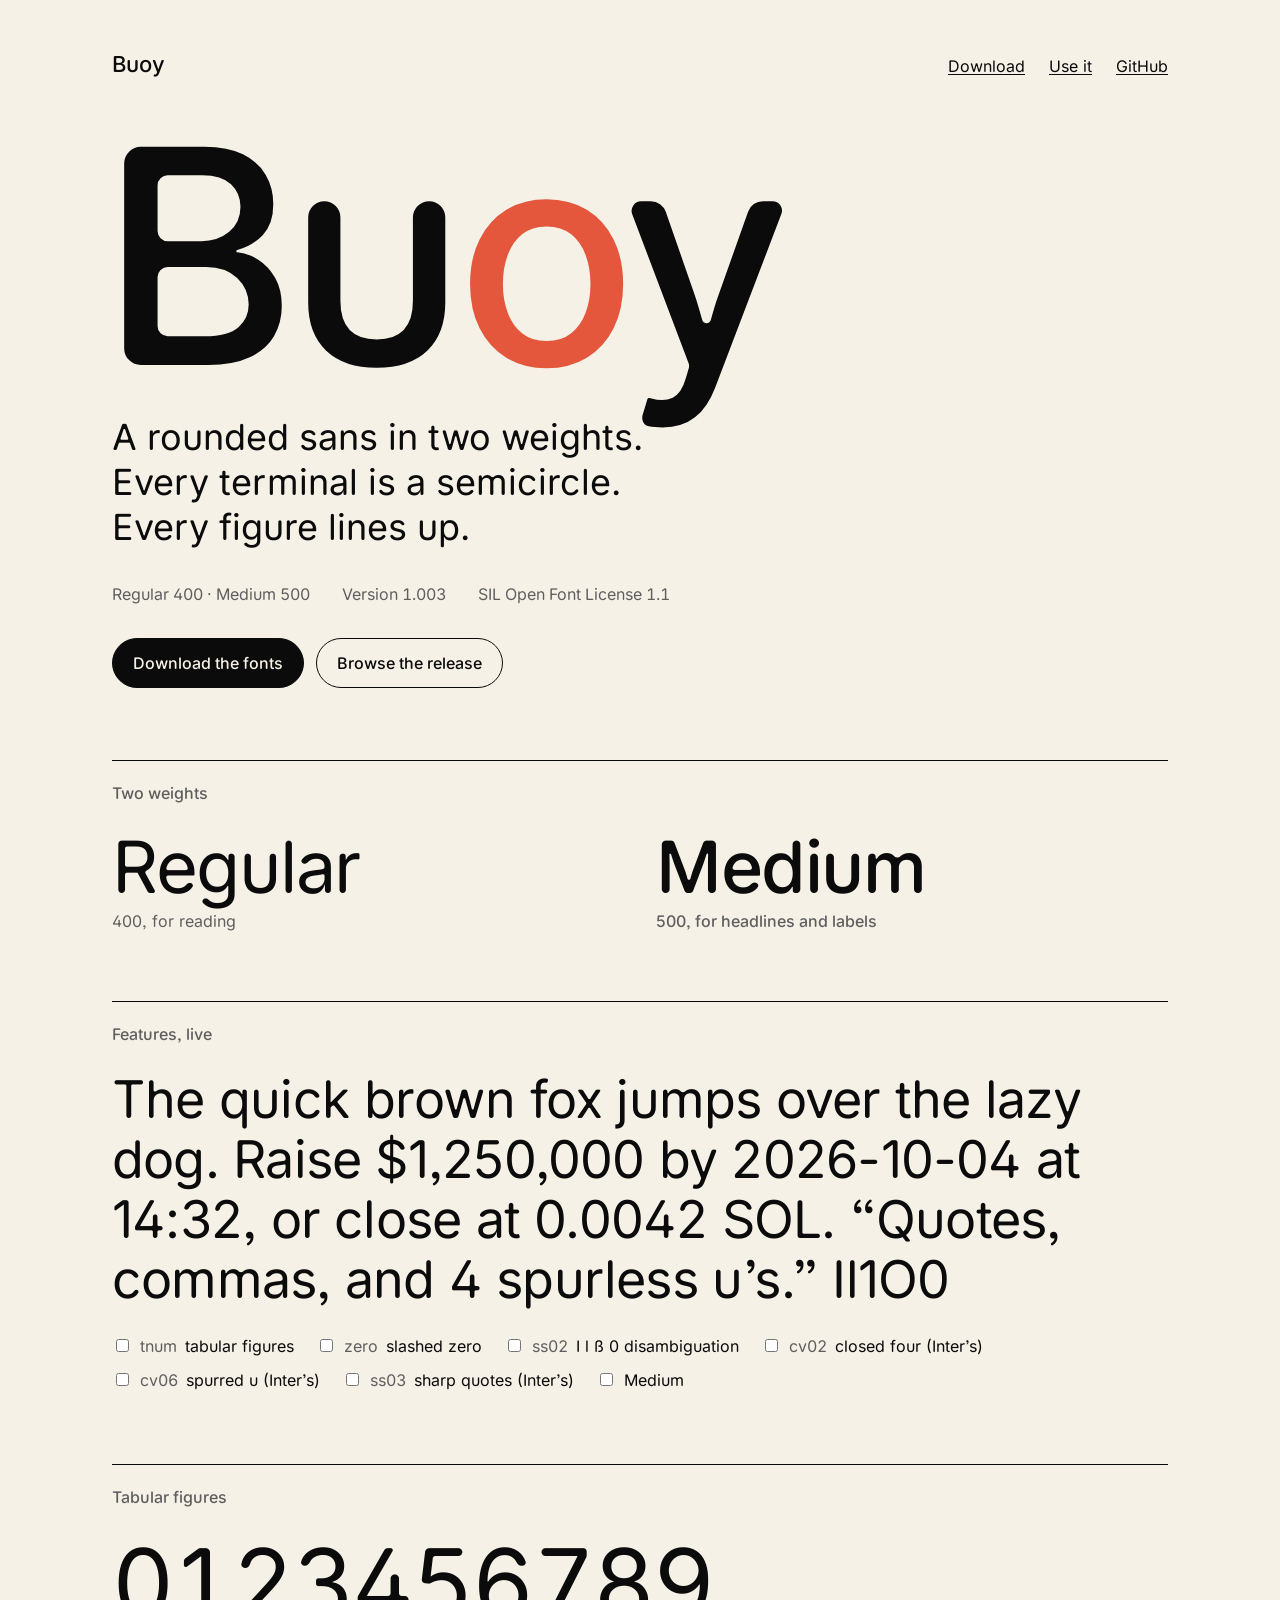
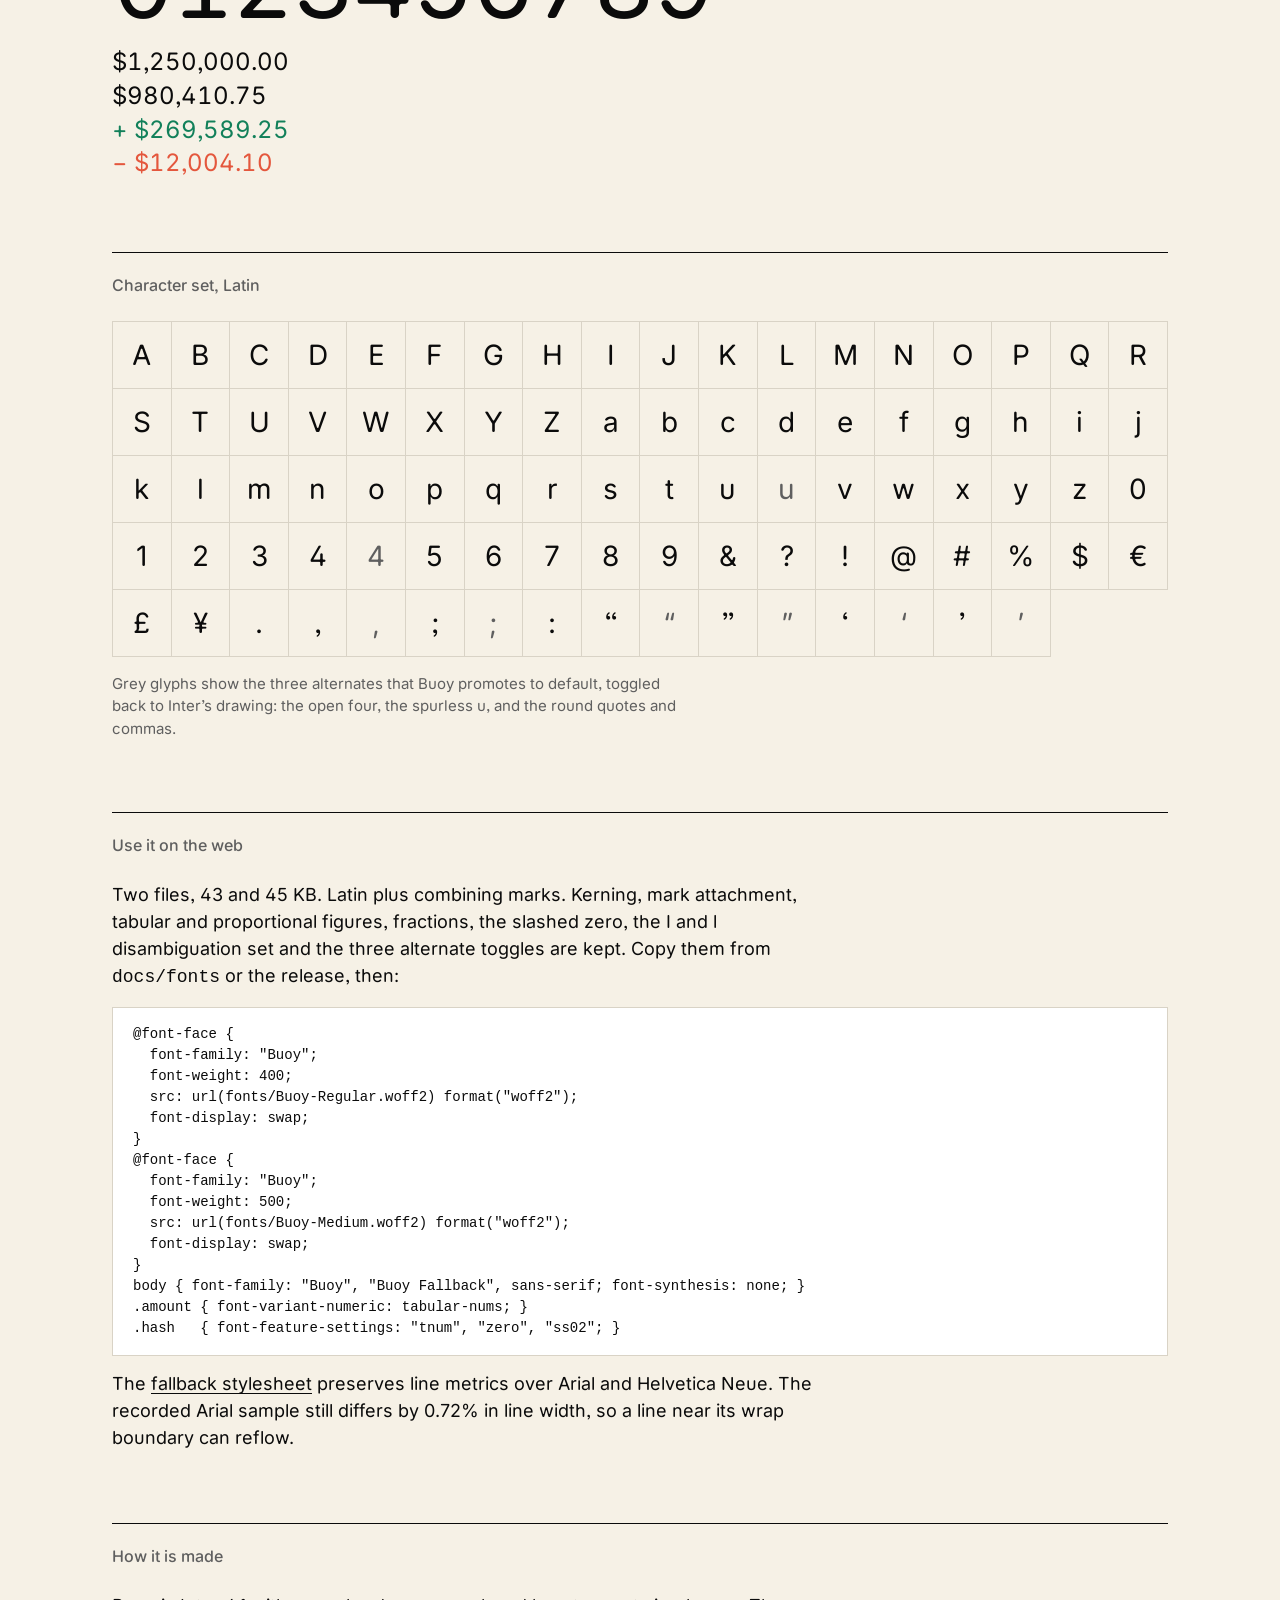
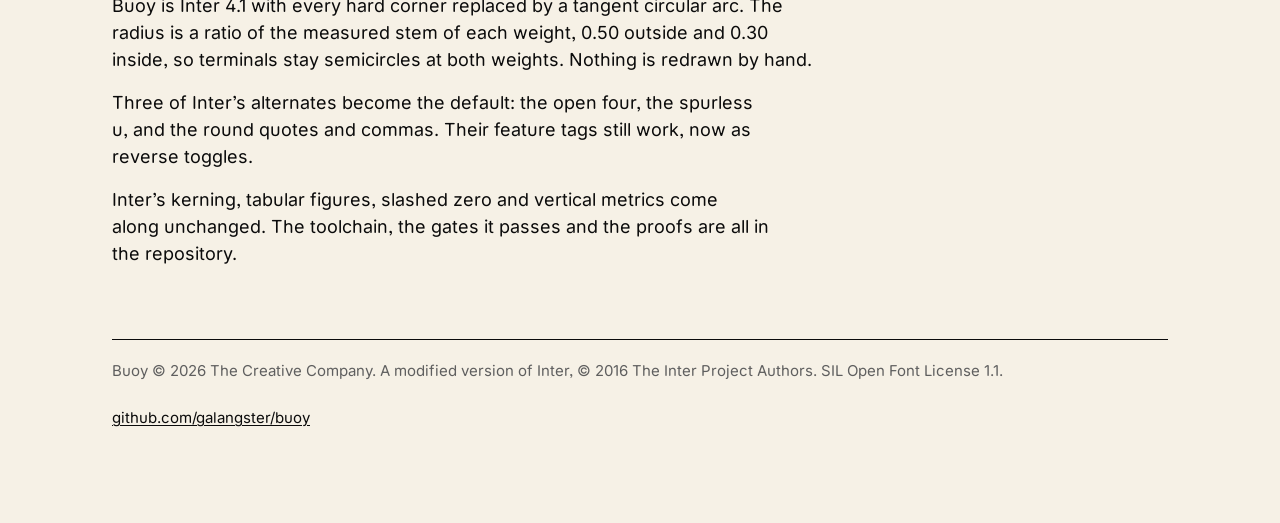
<file: docs/index.html>
<!doctype html>
<html lang="en">
<head>
<meta charset="utf-8">
<meta name="viewport" content="width=device-width, initial-scale=1">
<title>Buoy</title>
<meta name="description" content="Buoy is a rounded sans in two weights, derived from Inter. Free under the SIL Open Font License.">
<link rel="icon" href="data:image/svg+xml,%3Csvg xmlns='http://www.w3.org/2000/svg' viewBox='0 0 32 32'%3E%3Crect width='32' height='32' fill='%23f6f1e6'/%3E%3Ccircle cx='16' cy='16' r='9' fill='none' stroke='%230b0b0b' stroke-width='5'/%3E%3C/svg%3E">
<meta property="og:type" content="website">
<meta property="og:title" content="Buoy">
<meta property="og:description" content="A rounded sans in two weights. Every terminal is a semicircle. Every figure lines up.">
<meta property="og:url" content="https://galangster.github.io/buoy/">
<meta property="og:image" content="https://galangster.github.io/buoy/social-card.png">
<meta property="og:image:width" content="1200">
<meta property="og:image:height" content="630">
<meta name="twitter:card" content="summary_large_image">
<style>
  @font-face { font-family: "Buoy"; font-weight: 400; font-style: normal; font-display: swap; src: url(fonts/Buoy-Regular.woff2) format("woff2"); }
  @font-face { font-family: "Buoy"; font-weight: 500; font-style: normal; font-display: swap; src: url(fonts/Buoy-Medium.woff2) format("woff2"); }
  :root { --paper: #f6f1e6; --ink: #0b0b0b; --soft: #5f5f5f; --line: #d9d3c6; --accent: #e4573d; }
  * { box-sizing: border-box; }
  html { color-scheme: light; }
  body { margin: 0; background: var(--paper); color: var(--ink); font-family: "Buoy", "Helvetica Neue", Arial, sans-serif; font-weight: 400; font-synthesis: none; -webkit-font-smoothing: antialiased; line-height: 1.5; }
  a { color: var(--ink); text-decoration-thickness: 1px; text-underline-offset: 0.14em; }
  a:hover { color: var(--accent); }
  main { max-width: 1120px; margin: 0 auto; padding: 48px 32px 96px; }
  header { display: flex; justify-content: space-between; align-items: baseline; gap: 24px; flex-wrap: wrap; }
  header nav { display: flex; gap: 24px; font-size: 16px; }
  .brand { font-weight: 500; font-size: 22px; }
  .wordmark { font-weight: 500; font-size: clamp(120px, 26vw, 300px); line-height: 0.9; letter-spacing: -0.035em; margin: 40px 0 8px -0.04em; }
  .wordmark span { color: var(--accent); }
  .statement { font-size: clamp(24px, 3.2vw, 36px); line-height: 1.25; max-width: 24ch; margin: 24px 0 0; text-wrap: balance; }
  .meta { display: flex; gap: 32px; flex-wrap: wrap; margin: 32px 0 0; color: var(--soft); font-size: 16px; font-variant-numeric: tabular-nums; }
  .cta { display: flex; gap: 12px; flex-wrap: wrap; margin: 32px 0 0; }
  .cta a { display: inline-block; padding: 12px 20px; border: 1.5px solid var(--ink); border-radius: 999px; text-decoration: none; font-weight: 500; font-size: 16px; }
  .cta a.primary { background: var(--ink); color: var(--paper); }
  .cta a.primary:hover { background: var(--accent); border-color: var(--accent); color: var(--paper); }
  section { border-top: 1.5px solid var(--ink); margin-top: 72px; padding-top: 20px; }
  h2 { font-size: 16px; font-weight: 500; margin: 0 0 24px; color: var(--soft); }
  .weights { display: grid; grid-template-columns: repeat(2, minmax(0, 1fr)); gap: 32px; }
  .weights div { font-size: clamp(40px, 6vw, 72px); line-height: 1.05; letter-spacing: -0.02em; }
  .weights small { display: block; font-size: 16px; letter-spacing: 0; color: var(--soft); margin-top: 8px; }
  .sample { font-size: clamp(28px, 4.4vw, 52px); line-height: 1.15; letter-spacing: -0.015em; margin: 0 0 24px; text-wrap: pretty; }
  .toggles { display: flex; gap: 10px 22px; flex-wrap: wrap; font-size: 16px; }
  .toggles label { display: inline-flex; gap: 8px; align-items: center; cursor: pointer; }
  .toggles code { font-family: inherit; font-variant-numeric: tabular-nums; color: var(--soft); }
  .numerals { font-size: clamp(40px, 8vw, 96px); letter-spacing: -0.02em; line-height: 1.05; font-variant-numeric: tabular-nums; }
  .column { font-size: 24px; font-variant-numeric: tabular-nums; line-height: 1.4; margin-top: 12px; }
  .column .up { color: #12805a; }
  .column .down { color: var(--accent); }
  .grid { display: grid; grid-template-columns: repeat(auto-fill, minmax(56px, 1fr)); border-top: 1px solid var(--line); border-left: 1px solid var(--line); }
  .grid span { padding: 12px 0; text-align: center; font-size: 28px; border-right: 1px solid var(--line); border-bottom: 1px solid var(--line); }
  .grid span.alt { font-feature-settings: "cv02", "cv06", "ss03"; color: var(--soft); }
  .prose { max-width: 64ch; font-size: 18px; }
  .prose p { margin: 0 0 16px; text-wrap: pretty; }
  pre { background: #fff; border: 1px solid var(--line); padding: 16px 20px; overflow-x: auto; font: 14px/1.5 ui-monospace, "SF Mono", Menlo, monospace; }
  footer { margin-top: 72px; padding-top: 20px; border-top: 1.5px solid var(--ink); color: var(--soft); font-size: 15px; display: flex; justify-content: space-between; gap: 24px; flex-wrap: wrap; }
  @media (max-width: 640px) { .weights { grid-template-columns: 1fr; } main { padding: 32px 20px 64px; } }
</style>
</head>
<body>
<main>
  <header>
    <div class="brand">Buoy</div>
    <nav>
      <a href="#download">Download</a>
      <a href="#use">Use it</a>
      <a href="https://github.com/galangster/buoy">GitHub</a>
    </nav>
  </header>

  <h1 class="wordmark">Bu<span>o</span>y</h1>
  <p class="statement">A rounded sans in two weights. Every terminal is a semicircle. Every figure lines up.</p>
  <div class="meta">
    <span>Regular 400 · Medium 500</span>
    <span>Version 1.003</span>
    <span>SIL Open Font License 1.1</span>
  </div>
  <div class="cta" id="download">
    <a class="primary" href="https://github.com/galangster/buoy/releases/tag/v1.003">Download the fonts</a>
    <a href="https://github.com/galangster/buoy/tree/v1.003/release/v1.003">Browse the release</a>
  </div>

  <section>
    <h2>Two weights</h2>
    <div class="weights">
      <div style="font-weight: 400;">Regular<small>400, for reading</small></div>
      <div style="font-weight: 500;">Medium<small>500, for headlines and labels</small></div>
    </div>
  </section>

  <section>
    <h2>Features, live</h2>
    <p class="sample" id="sample">The quick brown fox jumps over the lazy dog. Raise $1,250,000 by 2026-10-04 at 14:32, or close at 0.0042 SOL. “Quotes, commas, and 4 spurless u’s.” Il1O0</p>
    <div class="toggles">
      <label><input type="checkbox" data-tag="tnum"> <code>tnum</code> tabular figures</label>
      <label><input type="checkbox" data-tag="zero"> <code>zero</code> slashed zero</label>
      <label><input type="checkbox" data-tag="ss02"> <code>ss02</code> I l ß 0 disambiguation</label>
      <label><input type="checkbox" data-tag="cv02"> <code>cv02</code> closed four (Inter’s)</label>
      <label><input type="checkbox" data-tag="cv06"> <code>cv06</code> spurred u (Inter’s)</label>
      <label><input type="checkbox" data-tag="ss03"> <code>ss03</code> sharp quotes (Inter’s)</label>
      <label><input type="checkbox" data-weight="500"> Medium</label>
    </div>
  </section>

  <section>
    <h2>Tabular figures</h2>
    <div class="numerals">0123456789</div>
    <div class="column">
      <div>$1,250,000.00</div>
      <div>$980,410.75</div>
      <div class="up">+ $269,589.25</div>
      <div class="down">− $12,004.10</div>
    </div>
  </section>

  <section>
    <h2>Character set, Latin</h2>
    <div class="grid" id="grid"></div>
    <p class="prose" style="margin-top: 16px; color: var(--soft); font-size: 15px;">Grey glyphs show the three alternates that Buoy promotes to default, toggled back to Inter’s drawing: the open four, the spurless u, and the round quotes and commas.</p>
  </section>

  <section id="use">
    <h2>Use it on the web</h2>
    <div class="prose">
      <p>Two files, 43 and 45 KB. Latin plus combining marks. Kerning, mark attachment, tabular and proportional figures, fractions, the slashed zero, the I and l disambiguation set and the three alternate toggles are kept. Copy them from <code>docs/fonts</code> or the release, then:</p>
    </div>
<pre>@font-face {
  font-family: "Buoy";
  font-weight: 400;
  src: url(fonts/Buoy-Regular.woff2) format("woff2");
  font-display: swap;
}
@font-face {
  font-family: "Buoy";
  font-weight: 500;
  src: url(fonts/Buoy-Medium.woff2) format("woff2");
  font-display: swap;
}
body { font-family: "Buoy", "Buoy Fallback", sans-serif; font-synthesis: none; }
.amount { font-variant-numeric: tabular-nums; }
.hash   { font-feature-settings: "tnum", "zero", "ss02"; }</pre>
    <div class="prose">
      <p>The <a href="fallback.css">fallback stylesheet</a> preserves line metrics over Arial and Helvetica Neue. The recorded Arial sample still differs by 0.72% in line width, so a line near its wrap boundary can reflow.</p>
    </div>
  </section>

  <section>
    <h2>How it is made</h2>
    <div class="prose">
      <p>Buoy is Inter 4.1 with every hard corner replaced by a tangent circular arc. The radius is a ratio of the measured stem of each weight, 0.50 outside and 0.30 inside, so terminals stay semicircles at both weights. Nothing is redrawn by hand.</p>
      <p>Three of Inter’s alternates become the default: the open four, the spurless u, and the round quotes and commas. Their feature tags still work, now as reverse toggles.</p>
      <p>Inter’s kerning, tabular figures, slashed zero and vertical metrics come along unchanged. The toolchain, the gates it passes and the proofs are all in the repository.</p>
    </div>
  </section>

  <footer>
    <span>Buoy © 2026 The Creative Company. A modified version of Inter, © 2016 The Inter Project Authors. SIL Open Font License 1.1.</span>
    <a href="https://github.com/galangster/buoy">github.com/galangster/buoy</a>
  </footer>
</main>
<script>
  (function () {
    var sample = document.getElementById('sample');
    var boxes = document.querySelectorAll('.toggles input');
    function apply() {
      var tags = [];
      boxes.forEach(function (b) {
        if (b.dataset.tag && b.checked) tags.push('"' + b.dataset.tag + '"');
        if (b.dataset.weight) sample.style.fontWeight = b.checked ? b.dataset.weight : '400';
      });
      sample.style.fontFeatureSettings = tags.length ? tags.join(', ') : 'normal';
    }
    boxes.forEach(function (b) { b.addEventListener('change', apply); });
    apply();   // browsers restore checkbox state across a reload; start in sync
    var grid = document.getElementById('grid');
    var chars = 'ABCDEFGHIJKLMNOPQRSTUVWXYZabcdefghijklmnopqrstuvwxyz0123456789&?!@#%$€£¥.,;:“”‘’';
    var alts = { '4': 1, 'u': 1, '“': 1, '”': 1, '‘': 1, '’': 1, ',': 1, ';': 1 };
    var html = '';
    for (var i = 0; i < chars.length; i++) {
      var c = chars[i];
      html += '<span>' + c + '</span>';
      if (alts[c]) html += '<span class="alt">' + c + '</span>';
    }
    grid.innerHTML = html;
  })();
</script>
</body>
</html>
</file>
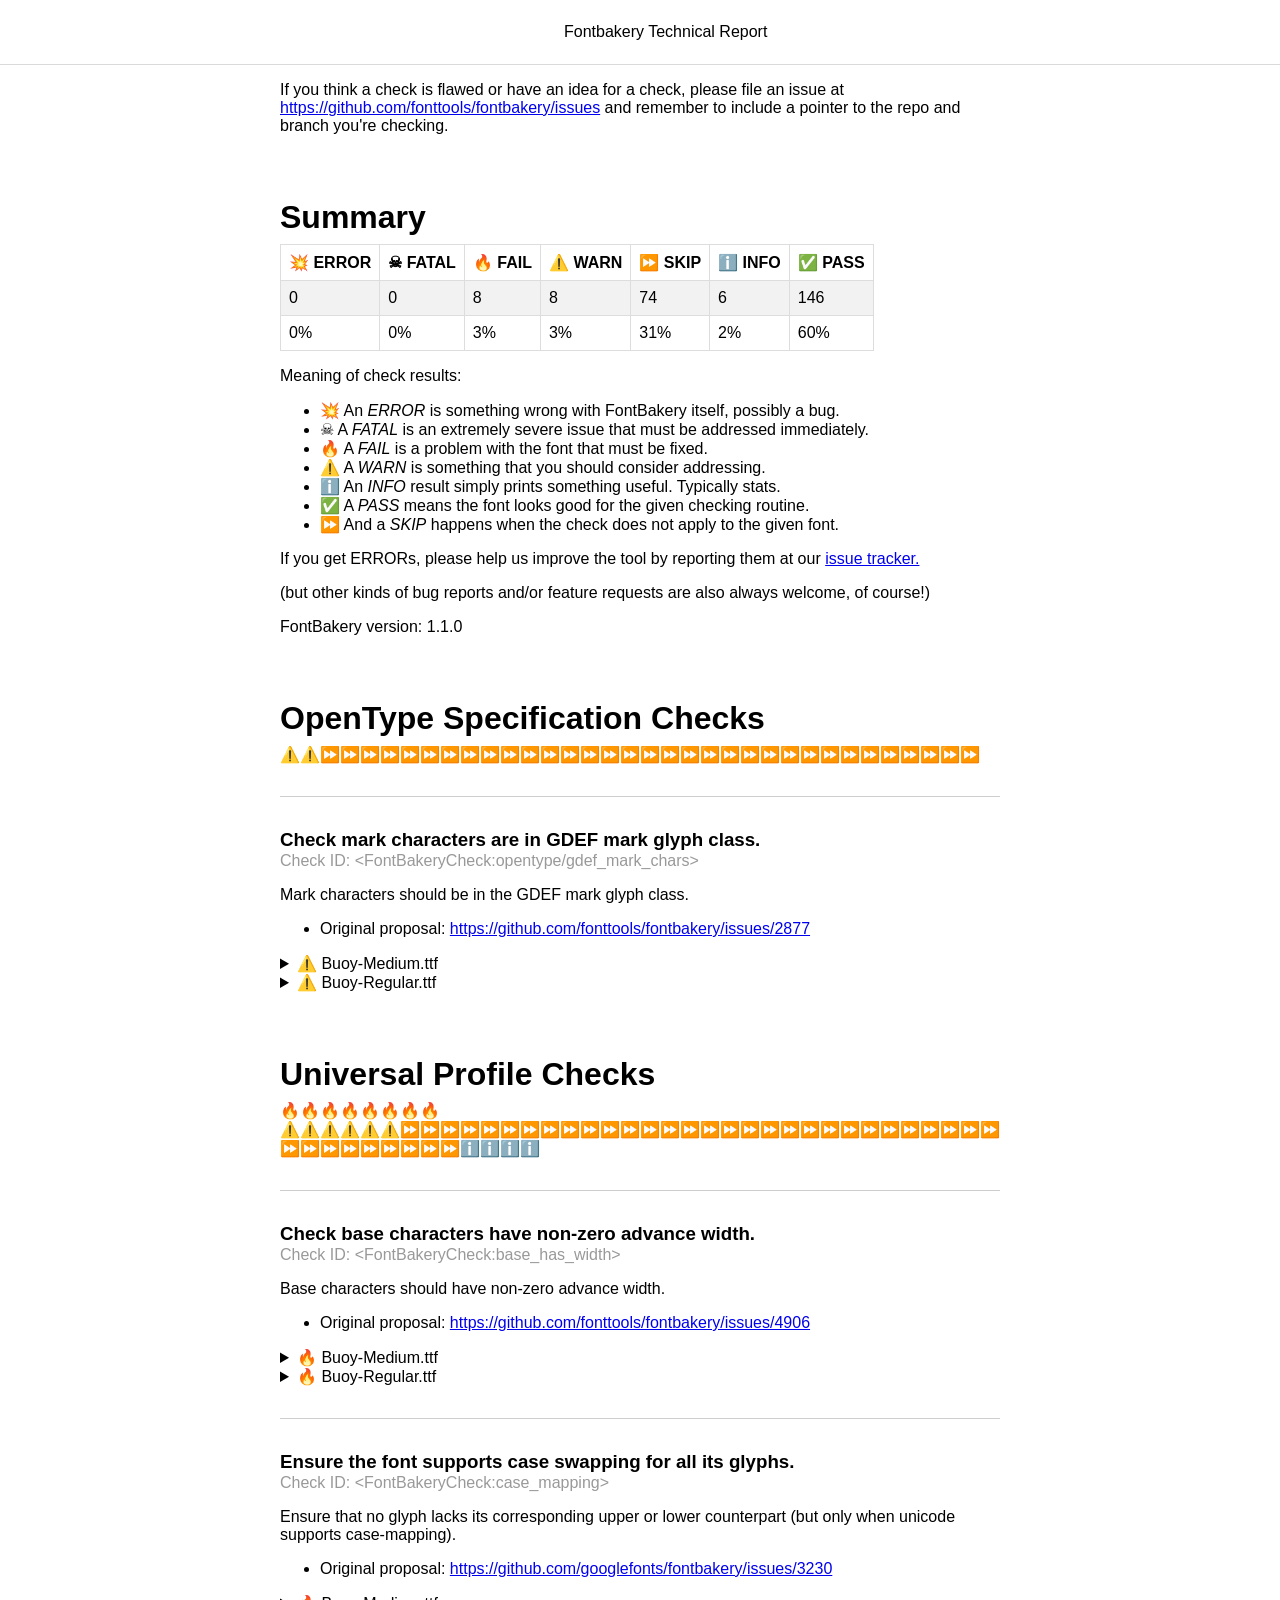
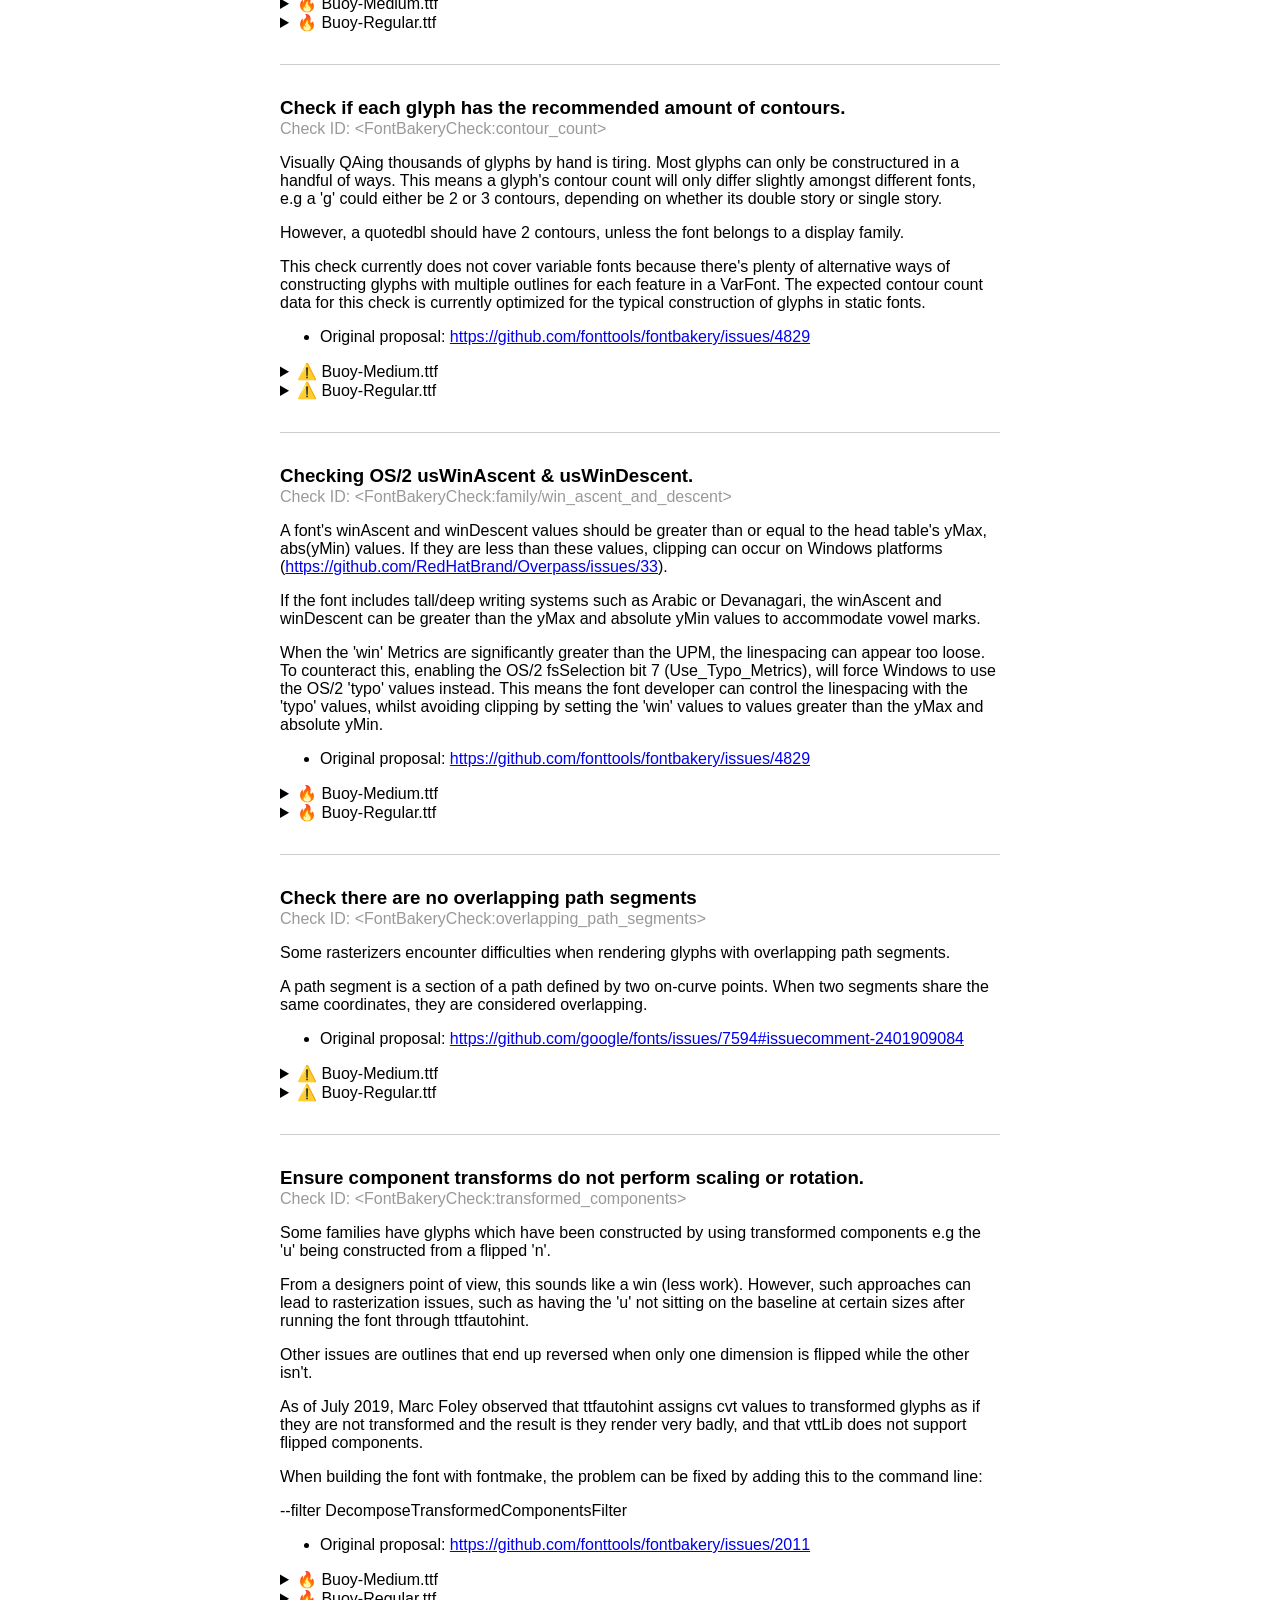
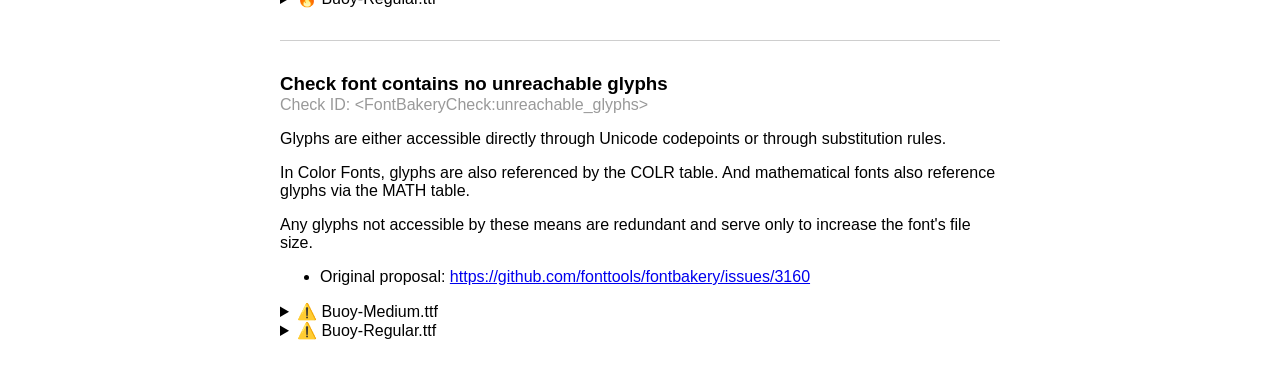
<file: proof/2026-09-04-v1/fb-universal.html>
<!DOCTYPE html>
<html lang="en">

<head>
    <meta charset="utf-8">
    <title>FontBakery Check Report</title>
    <style>
        html {
    font-family: -apple-system, sans-serif;
}

body {
    margin: 0;
}

header {
    border-bottom: 1px solid #dadada;
    padding-top: 1rem;
    padding-bottom: 1rem;
    display: flex;
    align-items: center;
    padding-left: 2rem;
    padding-right: 2rem;
}

main {
    max-width: 720px;
    margin: auto;
    padding-bottom: 3rem;
}

header svg {
    height: 2rem
}

header img {
    height: 2rem
}

header .titleBar {
    margin-left: 2rem;
    font-size: 1rem;
}


h2 {
    margin-top: 2em;
    font-size: 2rem;
    margin-bottom: 0.5rem;
}

h3 {
    margin-bottom: 1px;
    margin-top: 2rem;
    border-top: 1px solid #cecece;
    padding-top: 2rem;
}

.check__idlabel {
    color: #999;
}

table {
    border-collapse: collapse;
}

th,
td {
    border: 1px solid #ddd;
    padding: 0.5em
}

tr:nth-child(even) {
    background-color: #f2f2f2;
}

tr {
    text-align: left;
}

ul {
    margin-top: 0;
}

.details_item {
    list-style: none;
    display: flex;
    align-items: baseline;
}

.details_indicator {
    flex: 0 0 5em;
    font-weight: bold;
    padding-right: 0.5em;
    text-align: right;
}

.details_text {
    flex: 1 0;
}

.section__emoji {
    overflow-wrap: break-word;
}
    </style>
</head>

<body>
    <header>
        <?xml version="1.0" encoding="UTF-8" standalone="no"?>
<!-- Created with Inkscape (http://www.inkscape.org/) -->

<svg
   xmlns:dc="http://purl.org/dc/elements/1.1/"
   xmlns:cc="http://creativecommons.org/ns#"
   xmlns:rdf="http://www.w3.org/1999/02/22-rdf-syntax-ns#"
   xmlns:svg="http://www.w3.org/2000/svg"
   xmlns="http://www.w3.org/2000/svg"
   xmlns:sodipodi="http://sodipodi.sourceforge.net/DTD/sodipodi-0.dtd"
   xmlns:inkscape="http://www.inkscape.org/namespaces/inkscape"
   width="500"
   height="500"
   id="svg3179"
   version="1.1"
   inkscape:version="0.48.4 r9939"
   sodipodi:docname="Font-Bakery-logo_clean.svg">
  <title
     id="title3236">Font Bakery Logo</title>
  <defs
     id="defs3181" />
  <sodipodi:namedview
     id="base"
     pagecolor="#ffffff"
     bordercolor="#dedede"
     borderopacity="1"
     inkscape:pageopacity="0.0"
     inkscape:pageshadow="2"
     inkscape:zoom="0.89871365"
     inkscape:cx="216.27103"
     inkscape:cy="202.08774"
     inkscape:document-units="px"
     inkscape:current-layer="layer1"
     showgrid="false"
     fit-margin-top="0"
     fit-margin-left="0"
     fit-margin-right="0"
     fit-margin-bottom="0"
     inkscape:showpageshadow="false"
     inkscape:window-width="1680"
     inkscape:window-height="996"
     inkscape:window-x="0"
     inkscape:window-y="27"
     inkscape:window-maximized="1" />
  <metadata
     id="metadata3184">
    <rdf:RDF>
      <cc:Work
         rdf:about="">
        <dc:format>image/svg+xml</dc:format>
        <dc:type
           rdf:resource="http://purl.org/dc/dcmitype/StillImage" />
        <dc:title>Font Bakery Logo</dc:title>
        <dc:creator>
          <cc:Agent>
            <dc:title>Robert Martinez</dc:title>
          </cc:Agent>
        </dc:creator>
        <dc:subject>
          <rdf:Bag>
            <rdf:li>font build service</rdf:li>
          </rdf:Bag>
        </dc:subject>
        <dc:source>https://github.com/xen/fontbakery</dc:source>
      </cc:Work>
    </rdf:RDF>
  </metadata>
  <g
     inkscape:label="Layer 1"
     inkscape:groupmode="layer"
     id="layer1"
     transform="translate(635.27948,-52.362183)">
    <g
       id="g4364">
      <g
         id="g4082">
        <path
           style="color:#000000;fill:#b3eeff;fill-opacity:1;fill-rule:evenodd;stroke:none;stroke-width:1px;marker:none;visibility:visible;display:inline;overflow:visible;enable-background:accumulate"
           d="M 251.59375 47.21875 C 170.31953 47.21875 104.4375 113.10078 104.4375 194.375 C 104.4375 275.64922 170.31953 341.53125 251.59375 341.53125 C 332.86797 341.53125 398.75 275.64922 398.75 194.375 C 398.75 113.10078 332.86797 47.21875 251.59375 47.21875 z "
           transform="translate(-635.27948,52.362183)"
           id="path3278" />
        <g
           id="g4077">
          <path
             id="text18282-2"
             transform="translate(-635.27948,52.362183)"
             d="M 227.5625 373.375 C 217.00932 373.375 211.65625 379.31093 211.65625 385.15625 C 211.65625 391.03317 216.97773 396.875 227.5625 396.875 C 236.97821 396.52744 242.09375 390.34601 242.09375 384.4375 C 242.09375 378.78176 237.45215 373.375 227.5625 373.375 z M 180.84375 374.0625 C 179.27529 374.07139 177.74223 374.0934 176.3125 374.125 C 175.17503 374.18819 174.25208 374.78964 174.0625 376.875 L 174.09375 394.03125 C 174.28333 395.45309 175.20594 396.21875 176.375 396.21875 L 185.34375 396.21875 C 186.26004 396.21875 187.0625 395.61072 187.0625 394.0625 L 187.0625 388.625 C 187.0625 387.61392 187.33163 387.03125 188.4375 387.03125 L 193.15625 387.03125 C 194.07254 387.03125 194.71875 386.92634 194.71875 385.09375 C 194.71875 383.29276 194.0406 383.15625 193.1875 383.15625 L 187.9375 383.15625 C 187.36877 383.15625 187.125 382.81943 187.125 382.1875 L 187.125 379.9375 C 187.125 378.98961 187.64621 378.3125 188.5625 378.3125 L 195.46875 378.3125 C 196.57462 378.3125 197.125 377.85414 197.125 376.90625 C 197.125 375.67399 196.82982 374.09375 195.25 374.09375 C 190.70013 374.09375 185.54914 374.03584 180.84375 374.0625 z M 315.75 374.0625 C 311.35811 374.0625 306.80376 374.0934 304.75 374.125 C 304.08648 374.125 303.31319 374.55419 303.25 375.3125 C 303.15521 376.44997 303.18681 377.61288 303.25 378.71875 C 303.2816 379.47706 303.92815 379.9375 304.78125 379.9375 L 307.625 379.9375 C 308.41491 379.9375 308.6875 380.33509 308.6875 381.125 C 308.6559 382.70482 308.65625 384.20247 308.65625 385.6875 C 308.65625 388.40478 308.68681 391.12127 308.75 394.3125 C 308.7816 395.1656 309.54795 396.12396 310.875 396.21875 C 312.45482 396.31354 314.20247 396.375 315.6875 396.375 C 317.04614 396.375 318.48511 396.31354 319.84375 396.21875 C 321.1708 396.12396 321.93715 395.1656 321.96875 394.3125 C 322.03194 392.35353 322.0625 390.45863 322.0625 388.53125 C 322.0625 386.06674 322.03194 383.59159 321.96875 380.9375 C 321.96875 380.21078 322.27294 379.84375 323.03125 379.84375 L 325.875 379.84375 C 326.7281 379.84375 327.37465 379.38331 327.40625 378.625 C 327.46944 377.51913 327.50104 376.44997 327.40625 375.3125 C 327.34306 374.55419 326.56977 374.1566 325.90625 374.125 C 324.38963 374.0934 320.14189 374.0625 315.75 374.0625 z M 261.09375 374.125 C 259.54553 374.125 259.25035 375.23026 259.21875 377.03125 C 259.18715 379.02182 259.1875 382.47299 259.1875 384.9375 C 259.1875 388.12873 259.18646 390.48969 259.28125 394.28125 C 259.31285 395.13435 259.92538 396.12431 261.03125 396.1875 C 262.42149 396.28229 263.29553 396.25139 264.84375 396.125 C 265.50727 396.06181 266.3125 395.63435 266.3125 394.78125 L 266.3125 391.28125 C 266.3125 390.27017 266.6823 389.96667 267.15625 390.15625 C 268.4833 390.81977 273.7525 393.88928 276.375 395.4375 C 277.2281 395.94304 277.80142 396.21875 278.8125 396.21875 L 284.09375 396.21875 C 285.23122 396.21875 285.84306 395.1656 285.90625 394.3125 C 286.12742 391.7532 286.15625 388.28775 286.15625 384.84375 C 286.15625 381.65252 286.03229 378.27632 285.9375 375.875 C 285.87431 374.38997 285.35864 374.125 284 374.125 L 280.625 374.125 C 279.83509 374.125 279.375 374.741 279.375 375.5625 L 279.375 380 C 279.375 380.66352 278.94547 380.97256 278.21875 380.625 C 274.61677 378.82401 270.85718 376.8357 266.78125 374.71875 C 266.11773 374.37119 265.32081 374.125 264.5625 374.125 L 261.09375 374.125 z M 229.65625 380.84375 C 232.56311 380.84375 233.8125 382.82505 233.8125 384.53125 C 233.8125 386.49022 232.06242 388.5625 229.21875 388.5625 C 226.97541 388.5625 224.6875 387.24576 224.6875 384.78125 C 224.6875 382.82228 226.30704 380.84375 229.65625 380.84375 z "
             style="font-size:31.59636497px;font-style:normal;font-variant:normal;font-weight:bold;font-stretch:normal;text-align:center;line-height:112.00000048%;letter-spacing:0.06206039px;word-spacing:0px;writing-mode:lr-tb;text-anchor:middle;color:#000000;fill:#333333;fill-opacity:1;fill-rule:nonzero;stroke:none;stroke-width:1.79440379;marker:none;visibility:visible;display:inline;overflow:visible;enable-background:accumulate;font-family:Chango;-inkscape-font-specification:Chango Bold" />
          <path
             id="text18286-8"
             transform="translate(-635.27948,52.362183)"
             d="M 182.875 429.5625 C 180.94762 429.5625 179.26074 430.32505 178.28125 432.03125 L 168.375 449.46875 C 167.77467 450.51143 167.48026 452 169.28125 452 L 172.125 452 C 173.07289 452 173.4955 451.82116 173.90625 451.03125 L 175.15625 448.46875 C 175.47221 447.80523 175.96044 447.78125 176.71875 447.78125 L 182.6875 447.78125 C 183.41422 447.84444 184.27744 448.05419 184.625 448.8125 L 185.53125 450.78125 C 185.87881 451.50797 186.07401 452 187.875 452 L 198.0625 452 C 198.9156 452 199.9375 451.66803 199.9375 450.59375 C 199.9375 450.1514 199.75485 449.57047 199.3125 448.84375 L 189 431.375 C 188.24169 430.07955 186.76489 429.5625 185.40625 429.5625 L 182.875 429.5625 z M 139.9375 429.78125 C 136.27233 429.78125 132.50096 429.81146 129.5625 429.90625 C 127.66672 429.96944 127.37639 431.01116 127.25 432.84375 C 127.12361 434.9923 127.03125 438.0921 127.03125 441.09375 C 127.03125 444.31658 127.06008 447.59833 127.28125 450.03125 C 127.37604 450.91595 128.11045 451.96875 129.4375 451.96875 C 139.48513 452.06354 139.87084 452.0625 140.25 452.0625 C 142.68292 452.0625 145.07124 451.96979 147.125 451.875 C 152.71755 451.65383 154.84375 448.06277 154.84375 445.1875 C 154.84375 442.40702 153.02251 440.41248 150.96875 439.84375 C 150.65279 439.74896 150.65279 439.47048 150.96875 439.3125 C 152.61176 438.4278 153.21875 437.1753 153.21875 435.4375 C 153.21875 432.56223 150.50269 430.03298 147.40625 429.875 C 145.2261 429.78021 142.65478 429.78125 139.9375 429.78125 z M 313.03125 429.84375 C 311.16707 429.84375 309.21382 429.8434 306.8125 429.875 C 304.91672 429.9066 304.18889 430.94901 304.0625 432.75 C 303.90452 434.89855 303.875 438.1546 303.875 441.15625 C 303.875 444.34748 303.90383 447.59833 304.125 450.03125 C 304.21979 450.88435 304.92295 451.87396 306.25 451.96875 C 308.05099 452.06354 309.85526 452.125 311.65625 452.125 C 312.88851 452.125 314.08059 452.09444 315.28125 452.03125 C 316.51351 451.96806 317.0625 451.44685 317.0625 450.59375 L 317.0625 447.375 C 317.0625 446.80627 317.58994 446.77675 317.9375 447.1875 L 320.65625 451.3125 C 321.25658 451.88123 321.71217 452.03125 322.3125 452.03125 C 323.92391 452.06285 327.45109 452.06285 329.0625 452.03125 C 329.72602 452.03125 330.03645 451.25589 329.5625 450.71875 C 328.10907 449.07574 326.63989 447.35934 325.28125 445.9375 C 327.93534 444.45247 329.125 441.8725 329.125 439.25 C 329.125 434.76332 325.68492 430.00104 320.21875 429.90625 C 317.50147 429.84306 315.30619 429.84375 313.03125 429.84375 z M 215.875 429.875 C 213.97922 429.875 213.72014 430.97991 213.59375 432.8125 C 213.43577 434.96105 213.40625 437.96675 213.40625 441 C 213.40625 444.22283 213.43508 447.47333 213.65625 449.90625 C 213.75104 450.79095 214.48545 451.78021 215.8125 451.875 C 217.48711 451.96979 219.07713 452 220.59375 452 C 222.07878 452 223.57747 451.96979 225.0625 451.875 C 225.884 451.81181 226.78125 451.384 226.78125 450.5625 L 226.78125 447.5625 C 226.78125 446.7094 227.05765 446.34375 227.5 446.34375 C 227.87916 446.34375 228.27709 446.5573 228.65625 447.03125 L 232.375 451.46875 C 232.69096 451.81631 233.08578 452 233.8125 452 L 242.3125 452 C 243.86072 452 244.51316 450.23468 243.3125 448.78125 C 241.19555 446.22195 236.62284 441.81034 233.96875 439.15625 C 233.5264 438.7139 233.46321 438.37985 233.96875 437.9375 C 236.52805 435.75735 238.53272 433.93603 241.25 431.21875 C 241.75554 430.71321 241.41352 429.875 240.75 429.875 C 239.13859 429.8434 237.51766 429.8434 235.90625 429.875 C 235.30592 429.875 234.81908 430.05627 234.21875 430.625 L 228.03125 436.40625 C 227.71529 436.65902 227.44062 436.9375 227.15625 436.9375 C 226.99827 436.9375 226.8125 436.7552 226.8125 436.28125 L 226.78125 432.71875 C 226.78125 431.13893 225.73399 429.875 224.34375 429.875 L 215.875 429.875 z M 268.5625 429.875 C 266.99749 429.88833 265.49223 429.898 264.0625 429.9375 C 262.92503 429.9691 262.00208 430.57089 261.8125 432.65625 C 261.62292 434.42564 261.59375 437.99315 261.59375 441.46875 C 261.59375 444.97594 261.62292 448.35941 261.8125 449.78125 C 262.00208 451.20309 262.92503 452 264.0625 452 L 283.5625 452 C 284.47879 452 285.34375 450.77147 285.34375 448.8125 C 285.34375 447.58024 284.47498 447.34375 283.90625 447.34375 L 276.03125 447.34375 C 275.02017 447.34375 274.75 446.75866 274.75 445.96875 L 274.75 444.4375 C 274.75 443.39482 275.01913 442.8125 276.125 442.8125 L 281.28125 442.8125 C 282.22914 442.8125 282.8125 442.67599 282.8125 440.875 C 282.8125 439.04241 282.16525 438.9375 281.34375 438.9375 L 275.59375 438.9375 C 275.02502 438.9375 274.75 438.56908 274.75 437.96875 L 274.75 435.6875 C 274.75 434.77121 275.27121 434.125 276.1875 434.125 L 283.15625 434.125 C 284.4517 434.125 284.78125 433.26108 284.78125 432.25 C 284.78125 431.11253 284.45447 429.875 282.90625 429.875 C 278.38008 429.875 273.25752 429.83501 268.5625 429.875 z M 355.96875 429.875 L 345.15625 429.9375 C 343.67122 429.9375 343.14586 431.29691 344.09375 432.71875 L 350.46875 443.4375 C 350.46875 446.15478 350.46806 446.90252 350.53125 450.09375 C 350.56285 450.94685 351.3292 451.90521 352.65625 452 C 354.23607 452.09479 355.98372 452.125 357.46875 452.125 C 358.82739 452.125 360.26636 452.09479 361.625 452 C 362.95205 451.90521 363.7184 450.94685 363.75 450.09375 C 363.81319 448.13478 363.90625 444.55238 363.90625 442.625 L 370.96875 431.40625 C 371.47429 430.71113 371.38262 429.875 370.6875 429.875 L 366.59375 429.875 C 365.96182 429.875 365.59791 430.08855 365.21875 430.5625 L 362 435.59375 C 361.65244 436.0045 361.37742 436.1875 361.15625 436.1875 C 360.90348 436.1875 360.72256 435.9427 360.375 435.46875 L 358.4375 431.34375 C 357.64759 430.23788 357.2642 429.875 355.96875 429.875 z M 140.65625 433.46875 C 143.12076 433.37396 143.84375 434.2042 143.84375 435.53125 C 143.84375 436.73191 142.7732 437.34375 140.65625 437.34375 C 140.11911 437.34375 139.9375 437.00277 139.9375 436.75 L 139.90625 434.15625 C 139.90625 433.6823 140.15071 433.46875 140.65625 433.46875 z M 317.78125 435.625 C 320.68811 435.625 321.9375 437.48026 321.9375 439.28125 C 321.9375 441.11384 320.53048 442.9375 317.75 442.9375 C 317.14967 442.9375 317.09375 442.65971 317.09375 442.34375 L 317.03125 436.5 C 317.03125 435.89967 317.24411 435.625 317.78125 435.625 z M 179.6875 438.71875 C 180.16145 438.71875 180.43438 438.93092 180.71875 439.53125 L 181.90625 442.25 C 182.25381 443.03991 181.69685 443.65625 180.84375 443.65625 L 177.96875 443.65625 C 177.27363 443.65625 177.02813 443.00727 177.3125 442.34375 L 178.75 439.46875 C 178.97117 439.0264 179.33994 438.71875 179.6875 438.71875 z M 141.53125 441.75 C 143.21252 441.76814 145.03125 442.47097 145.03125 444.40625 C 145.03125 446.90236 142.86869 447.65625 140.59375 447.65625 C 140.1514 447.65625 139.90625 447.28506 139.90625 446.9375 L 139.9375 442.84375 C 139.9375 442.02225 140.33855 441.81285 140.8125 441.78125 C 141.04157 441.75755 141.29107 441.74741 141.53125 441.75 z "
             style="font-size:31.59636497px;font-style:normal;font-variant:normal;font-weight:bold;font-stretch:normal;text-align:start;line-height:112.00000048%;letter-spacing:0.06206039px;word-spacing:2.41503072px;writing-mode:lr-tb;text-anchor:start;color:#000000;fill:#333333;fill-opacity:1;fill-rule:nonzero;stroke:none;stroke-width:1.79440379;marker:none;visibility:visible;display:inline;overflow:visible;enable-background:accumulate;font-family:Chango;-inkscape-font-specification:Chango Bold" />
          <path
             id="path3288"
             transform="translate(-635.27948,52.362183)"
             d="M 249.9375 403.46875 C 249.32611 403.46875 248.71723 403.68377 248.25 404.125 L 243.09375 408.96875 L 85.46875 411.4375 L 243.09375 413.875 L 248.25 418.71875 C 249.18448 419.60121 250.69052 419.60121 251.625 418.71875 L 256.78125 413.875 L 414.53125 411.4375 L 256.78125 408.96875 L 251.625 404.125 C 251.15776 403.68377 250.54889 403.46875 249.9375 403.46875 z "
             style="color:#000000;fill:#333333;fill-opacity:1;fill-rule:evenodd;stroke:none;stroke-width:1px;marker:none;visibility:visible;display:inline;overflow:visible;enable-background:accumulate" />
        </g>
      </g>
      <g
         id="g4067">
        <path
           sodipodi:nodetypes="cccccccccc"
           inkscape:connector-curvature="0"
           id="path3290"
           transform="translate(-635.27948,52.362183)"
           d="m 206.89349,137.05441 c -72.73857,-33.75998 -74.49408,71.0107 -10.29974,57.82059 l 5.76713,88.33318 c 33.82742,-2.45226 64.21304,-3.34452 86.21392,-0.82763 l 4.55015,-73.5993 c 0.58262,-9.0357 -12.00001,4.01117 -47.09375,-15.125 27.11798,4.95126 43.83163,3.94126 53.60332,-1.28551 32.28612,10.09481 58.06133,-3.9468 51.14668,-34.12079 -6.09438,-23.26773 -28.8541,-29.53508 -61.0625,-35.09375 -47.44109,-5.43966 -47.52019,37.4132 -82.82521,13.89821 z"
           style="color:#000000;fill:#ffffff;fill-opacity:1;fill-rule:nonzero;stroke:none;stroke-width:1px;marker:none;visibility:visible;display:inline;overflow:visible;enable-background:accumulate" />
        <g
           id="g4060">
          <path
             id="text4705"
             transform="translate(-635.27948,52.362183)"
             d="M 209.0625 208.96875 L 195.5625 209.34375 L 197.65625 285.1875 L 250.3125 283.71875 L 249.96875 271.34375 L 210.8125 272.4375 L 210.3125 254.21875 L 246.28125 253.21875 L 245.9375 240.84375 L 209.96875 241.84375 L 209.0625 208.96875 z "
             style="font-size:109.31424713px;font-style:normal;font-variant:normal;font-weight:bold;font-stretch:normal;text-indent:0;text-align:start;text-decoration:none;line-height:100%;letter-spacing:0px;word-spacing:0px;text-transform:none;direction:ltr;block-progression:tb;writing-mode:lr-tb;text-anchor:start;baseline-shift:baseline;color:#000000;fill:#333333;fill-opacity:1;fill-rule:nonzero;stroke:none;stroke-width:1px;marker:none;visibility:visible;display:inline;overflow:visible;enable-background:accumulate;font-family:Cantarell;-inkscape-font-specification:Cantarell Bold" />
          <path
             id="text4709"
             transform="translate(-635.27948,52.362183)"
             d="M 300.34375 209.40625 L 298.96875 242.25 L 263.03125 240.75 L 262.5 253.125 L 298.4375 254.625 L 297.6875 272.8125 L 258.53125 271.15625 L 258.03125 283.53125 L 310.65625 285.75 L 313.84375 209.96875 L 300.34375 209.40625 z "
             style="font-size:109.31424713px;font-style:normal;font-variant:normal;font-weight:bold;font-stretch:normal;text-indent:0;text-align:start;text-decoration:none;line-height:100%;letter-spacing:0px;word-spacing:0px;text-transform:none;direction:ltr;block-progression:tb;writing-mode:lr-tb;text-anchor:start;baseline-shift:baseline;color:#000000;fill:#333333;fill-opacity:1;fill-rule:nonzero;stroke:none;stroke-width:1px;marker:none;visibility:visible;display:inline;overflow:visible;enable-background:accumulate;font-family:Cantarell;-inkscape-font-specification:Cantarell Bold" />
          <path
             id="text4713"
             transform="translate(-635.27948,52.362183)"
             d="M 308.5625 119.46875 L 307.09375 131.65625 L 309.21875 131.96875 C 316.42036 133.03782 322.52077 134.84167 327.5 137.375 C 331.43268 139.37599 334.73731 141.86431 337.4375 144.875 C 340.12213 147.83799 342.03348 150.9639 343.15625 154.25 C 344.24732 157.5201 344.71437 160.86107 344.53125 164.28125 C 344.31643 167.68541 343.4241 170.92416 341.875 173.96875 C 340.27751 177.10858 338.09635 179.77603 335.34375 181.96875 C 332.5756 184.1137 329.47546 185.66251 326.03125 186.625 C 322.57151 187.53971 318.72928 187.71109 314.5 187.15625 C 310.28692 186.56976 306.06236 185.19356 301.8125 183.03125 C 296.61129 180.38492 291.85916 176.82963 287.59375 172.34375 L 286.15625 170.8125 L 277.40625 178.34375 L 278.78125 180 C 284.16279 186.45113 290.70049 191.64241 298.34375 195.53125 C 304.27451 198.54877 310.10287 200.37016 315.875 201.03125 C 321.61549 201.67624 326.85648 201.22981 331.59375 199.6875 C 336.34719 198.11352 340.6574 195.69004 344.5 192.375 C 348.3109 189.04388 351.42227 184.94572 353.875 180.125 C 356.36 175.24093 357.80182 170.26143 358.1875 165.1875 C 358.57317 160.11368 357.95095 155.22233 356.28125 150.5 C 354.61154 145.77781 351.77786 141.29191 347.78125 137.0625 C 343.78464 132.83326 338.80619 129.22123 332.84375 126.1875 C 325.73961 122.57305 318.33703 120.39428 310.6875 119.65625 L 308.5625 119.46875 z "
             style="font-size:109.31424713px;font-style:normal;font-variant:normal;font-weight:bold;font-stretch:normal;text-indent:0;text-align:start;text-decoration:none;line-height:100%;letter-spacing:0px;word-spacing:0px;text-transform:none;direction:ltr;block-progression:tb;writing-mode:lr-tb;text-anchor:start;baseline-shift:baseline;color:#000000;fill:#333333;fill-opacity:1;fill-rule:nonzero;stroke:none;stroke-width:1px;marker:none;visibility:visible;display:inline;overflow:visible;enable-background:accumulate;font-family:Cantarell;-inkscape-font-specification:Cantarell Bold" />
          <path
             id="text4717"
             transform="translate(-635.27948,52.362183)"
             d="M 182.375 124.65625 C 180.47774 124.69766 178.65321 124.86732 176.84375 125.125 C 172.02391 125.77713 167.77343 127.05342 164.125 128.96875 C 160.51714 130.85454 157.29418 133.22156 154.46875 136.09375 C 151.67843 138.97154 149.44751 142.19737 147.78125 145.71875 C 146.11495 149.24023 144.99528 152.96467 144.375 156.9375 C 143.78213 160.73461 143.67471 164.53754 144.09375 168.3125 C 144.51825 172.05235 145.56042 175.75716 147.21875 179.4375 C 148.9122 183.12336 151.15908 186.473 153.96875 189.46875 C 156.78385 192.42935 160.45841 195.02839 164.96875 197.28125 C 169.51966 199.50444 174.67152 201.06849 180.4375 201.96875 C 193.97331 204.08214 205.01285 201.71568 213.53125 194.90625 L 218.34375 164.0625 L 181.84375 158.375 L 180.03125 170.09375 L 203.5 173.75 L 201.25 188.125 C 196.68082 190.40087 191.15653 191.04129 184.6875 190.03125 C 178.78089 189.10904 173.61373 187.14744 169.21875 184.15625 C 164.86433 181.13541 161.69147 177.4018 159.65625 172.90625 C 157.62097 168.41074 156.98526 163.59795 157.78125 158.5 C 158.38505 154.63265 159.75267 151.20083 161.875 148.21875 C 164.0379 145.20709 166.65093 142.87436 169.6875 141.1875 C 172.75915 139.50624 176.1194 138.36683 179.78125 137.75 C 183.443 137.13328 187.11693 137.10568 190.84375 137.6875 C 194.64076 138.2804 198.36595 139.36186 201.96875 140.96875 C 205.57689 142.54059 208.51381 144.15711 210.8125 145.8125 L 212.5625 147.125 L 219.71875 137.53125 L 218.0625 136.1875 C 210.80834 130.51705 202.19967 126.92855 192.25 125.375 C 188.84402 124.84326 185.5371 124.58723 182.375 124.65625 z "
             style="font-size:109.31424713px;font-style:normal;font-variant:normal;font-weight:bold;font-stretch:normal;text-indent:0;text-align:start;text-decoration:none;line-height:100%;letter-spacing:0px;word-spacing:0px;text-transform:none;direction:ltr;block-progression:tb;writing-mode:lr-tb;text-anchor:start;baseline-shift:baseline;color:#000000;fill:#333333;fill-opacity:1;fill-rule:nonzero;stroke:none;stroke-width:1px;marker:none;visibility:visible;display:inline;overflow:visible;enable-background:accumulate;font-family:Cantarell;-inkscape-font-specification:Cantarell Bold" />
          <path
             id="text4721"
             transform="translate(-635.27948,52.362183)"
             d="M 279.625 116.25 C 277.81025 116.24545 275.93131 116.46106 273.96875 116.9375 C 271.95816 117.39923 270.20044 117.95291 268.6875 118.59375 C 267.15798 119.20322 265.54155 119.97507 263.84375 120.875 L 220.9375 143.625 L 227.21875 155.5 L 270.03125 132.8125 C 270.81729 132.39587 271.55666 132.05171 272.21875 131.78125 C 272.86425 131.47939 273.76669 131.17348 274.9375 130.875 C 276.06027 130.56179 277.12238 130.38295 278.125 130.375 C 279.11102 130.33565 280.28015 130.49298 281.59375 130.84375 C 282.89075 131.16312 284.10061 131.71628 285.28125 132.5 C 286.41384 133.26899 287.66009 134.39392 288.96875 135.875 C 290.22935 137.34134 291.40006 139.11248 292.5 141.1875 C 293.64997 143.35686 294.51541 145.55055 295.09375 147.78125 L 295.65625 150.03125 L 307.1875 146.46875 L 306.71875 144.40625 C 305.85482 140.87706 304.53327 137.42659 302.75 134.0625 C 301.01674 130.79277 299.15338 127.99724 297.1875 125.65625 C 295.20498 123.28387 293.29924 121.43379 291.4375 120.125 C 289.55913 118.78483 287.56877 117.80614 285.46875 117.1875 C 283.36878 116.56892 281.40837 116.27129 279.625 116.25 z "
             style="font-size:109.3142395px;font-style:normal;font-variant:normal;font-weight:bold;font-stretch:normal;text-indent:0;text-align:start;text-decoration:none;line-height:100%;letter-spacing:0px;word-spacing:0px;text-transform:none;direction:ltr;block-progression:tb;writing-mode:lr-tb;text-anchor:start;baseline-shift:baseline;color:#000000;fill:#333333;fill-opacity:1;fill-rule:nonzero;stroke:none;stroke-width:1px;marker:none;visibility:visible;display:inline;overflow:visible;enable-background:accumulate;font-family:Cantarell;-inkscape-font-specification:Cantarell Bold" />
        </g>
      </g>
    </g>
  </g>
</svg>
        <div class="titleBar">
            Fontbakery Technical Report
        </div>
    </header>

    <main>
        <p>If you think a check is flawed or have an idea for a check,
please file an issue at <a href='https://github.com/fonttools/fontbakery/issues'>https://github.com/fonttools/fontbakery/issues</a>
and remember to include a pointer to the repo and branch
you're checking.</p>
        
        <h2>Summary</h2>
    <table>
    <tr>
        <th>💥 ERROR</th>
        <th>☠ FATAL</th>
        <th>🔥 FAIL</th>
        <th>⚠️ WARN</th>
        <th>⏩ SKIP</th>
        <th>ℹ️ INFO</th>
        <th>✅ PASS</th>
    </tr>
    <tr>
        <td>0</td>
        <td>0</td>
        <td>8</td>
        <td>8</td>
        <td>74</td>
        <td>6</td>
        <td>146</td>
    </tr>
    <tr>
        <td>0%</td>
        <td>0%</td>
        <td>3%</td>
        <td>3%</td>
        <td>31%</td>
        <td>2%</td>
        <td>60%</td>
    </tr>
</table>
        


<p>Meaning of check results:</p>

<ul>
<li>💥 An <em>ERROR</em> is something wrong with FontBakery itself, possibly a bug.
<li>☠ A <em>FATAL</em> is an extremely severe issue that must be addressed
immediately.
<li>🔥 A <em>FAIL</em> is a problem with the font that must be fixed.
<li>⚠️ A <em>WARN</em> is something that you should consider addressing.
<li>ℹ️ An <em>INFO</em> result simply prints something useful. Typically stats.
<li>✅ A <em>PASS</em> means the font looks good for the given checking routine.
<li>⏩ And a <em>SKIP</em> happens when the check does not apply to the given font.
</ul>

<p>If you get ERRORs, please help us improve the tool by reporting them at our
    <a href="https://github.com/fonttools/fontbakery/issues">issue tracker.</a></p>

<p>(but other kinds of bug reports and/or feature requests
    are also always welcome, of course!)</p>

<p>FontBakery version: 1.1.0</p>
        
            
                <h2>OpenType Specification Checks</h2>
<span class='section__emoji'>
    ⚠️⚠️⏩⏩⏩⏩⏩⏩⏩⏩⏩⏩⏩⏩⏩⏩⏩⏩⏩⏩⏩⏩⏩⏩⏩⏩⏩⏩⏩⏩⏩⏩⏩⏩⏩
</span>

    

    

    

    

    

    

    

    

    

    

    

    

    

    

    

    

    

    

    
    <h3>
    
    Check mark characters are in GDEF mark glyph class.
</h3>
<div class='check__idlabel'>Check ID: &lt;FontBakeryCheck:opentype/gdef_mark_chars&gt;</div>


    <p>Mark characters should be in the GDEF mark glyph class.</p>



    <ul>
    
        
            <li>Original proposal: <a href="https://github.com/fonttools/fontbakery/issues/2877">https://github.com/fonttools/fontbakery/issues/2877</a></li>
        
    
    </ul>

<div style="background-color:#ee8">

    

    

</div>


    
        <details>
            <summary>
                ⚠️
                Buoy-Medium.ttf
                
            </summary>
            <div>
                <ul>
                
                        <li class='details_item'>
                            <span class='details_indicator'>
                            ⚠️ WARN
                            </span>

                            <span class='details_text'>
                            <p>The following mark characters could be in the GDEF mark glyph class:
uni0488 (U+0488), uni0489 (U+0489), uni20DD (U+20DD) and uni20DE (U+20DE)</p>

                            
                             [code: mark-chars]
                            
                            </span>
                        </li>
                
                </ul>
            </div>
        </details>
    

    
        <details>
            <summary>
                ⚠️
                Buoy-Regular.ttf
                
            </summary>
            <div>
                <ul>
                
                        <li class='details_item'>
                            <span class='details_indicator'>
                            ⚠️ WARN
                            </span>

                            <span class='details_text'>
                            <p>The following mark characters could be in the GDEF mark glyph class:
uni0488 (U+0488), uni0489 (U+0489), uni20DD (U+20DD) and uni20DE (U+20DE)</p>

                            
                             [code: mark-chars]
                            
                            </span>
                        </li>
                
                </ul>
            </div>
        </details>
    

    

    

    

    

    

    

    

    

    

    

    

    

    

    

    

    

    

    

    

    

    

    

    

    

    

    

    

    

    

    

    

    

    

    

    

            
        
            
        
            
                <h2>Universal Profile Checks</h2>
<span class='section__emoji'>
    🔥🔥🔥🔥🔥🔥🔥🔥⚠️⚠️⚠️⚠️⚠️⚠️⏩⏩⏩⏩⏩⏩⏩⏩⏩⏩⏩⏩⏩⏩⏩⏩⏩⏩⏩⏩⏩⏩⏩⏩⏩⏩⏩⏩⏩⏩⏩⏩⏩⏩⏩⏩⏩⏩⏩ℹ️ℹ️ℹ️ℹ️
</span>

    

    

    

    
    <h3>
    
    Check base characters have non-zero advance width.
</h3>
<div class='check__idlabel'>Check ID: &lt;FontBakeryCheck:base_has_width&gt;</div>


    <p>Base characters should have non-zero advance width.</p>



    <ul>
    
        
            <li>Original proposal: <a href="https://github.com/fonttools/fontbakery/issues/4906">https://github.com/fonttools/fontbakery/issues/4906</a></li>
        
    
    </ul>

<div style="background-color:#ee8">

    

    

</div>


    
        <details>
            <summary>
                🔥
                Buoy-Medium.ttf
                
            </summary>
            <div>
                <ul>
                
                        <li class='details_item'>
                            <span class='details_indicator'>
                            🔥 FAIL
                            </span>

                            <span class='details_text'>
                            <p>The following glyphs had zero advance width:
- uni0488 (U+0488)</p>
<pre><code>- uni0489 (U+0489)
</code></pre>

                            
                             [code: zero-width-bases]
                            
                            </span>
                        </li>
                
                </ul>
            </div>
        </details>
    

    
        <details>
            <summary>
                🔥
                Buoy-Regular.ttf
                
            </summary>
            <div>
                <ul>
                
                        <li class='details_item'>
                            <span class='details_indicator'>
                            🔥 FAIL
                            </span>

                            <span class='details_text'>
                            <p>The following glyphs had zero advance width:
- uni0488 (U+0488)</p>
<pre><code>- uni0489 (U+0489)
</code></pre>

                            
                             [code: zero-width-bases]
                            
                            </span>
                        </li>
                
                </ul>
            </div>
        </details>
    

    

    

    
    <h3>
    
    Ensure the font supports case swapping for all its glyphs.
</h3>
<div class='check__idlabel'>Check ID: &lt;FontBakeryCheck:case_mapping&gt;</div>


    <p>Ensure that no glyph lacks its corresponding upper or lower counterpart (but only when unicode supports case-mapping).</p>



    <ul>
    
        
            <li>Original proposal: <a href="https://github.com/googlefonts/fontbakery/issues/3230">https://github.com/googlefonts/fontbakery/issues/3230</a></li>
        
    
    </ul>

<div style="background-color:#ee8">

    

    

</div>


    
        <details>
            <summary>
                🔥
                Buoy-Medium.ttf
                
            </summary>
            <div>
                <ul>
                
                        <li class='details_item'>
                            <span class='details_indicator'>
                            🔥 FAIL
                            </span>

                            <span class='details_text'>
                            <p>The following glyphs lack their case-swapping counterparts:</p>
<table>
<thead>
<tr>
<th align="left">Glyph present in the font</th>
<th align="left">Missing case-swapping counterpart</th>
</tr>
</thead>
<tbody>
<tr>
<td align="left">U+019B: LATIN SMALL LETTER LAMBDA WITH STROKE</td>
<td align="left">U+A7DC: LATIN CAPITAL LETTER LAMBDA WITH STROKE</td>
</tr>
<tr>
<td align="left">U+01C6: LATIN SMALL LETTER DZ WITH CARON</td>
<td align="left">U+01C4: LATIN CAPITAL LETTER DZ WITH CARON</td>
</tr>
<tr>
<td align="left">U+023A: LATIN CAPITAL LETTER A WITH STROKE</td>
<td align="left">U+2C65: LATIN SMALL LETTER A WITH STROKE</td>
</tr>
<tr>
<td align="left">U+023E: LATIN CAPITAL LETTER T WITH DIAGONAL STROKE</td>
<td align="left">U+2C66: LATIN SMALL LETTER T WITH DIAGONAL STROKE</td>
</tr>
<tr>
<td align="left">U+0264: LATIN SMALL LETTER RAMS HORN</td>
<td align="left">U+A7CB: LATIN CAPITAL LETTER RAMS HORN</td>
</tr>
<tr>
<td align="left">U+0265: LATIN SMALL LETTER TURNED H</td>
<td align="left">U+A78D: LATIN CAPITAL LETTER TURNED H</td>
</tr>
<tr>
<td align="left">U+0266: LATIN SMALL LETTER H WITH HOOK</td>
<td align="left">U+A7AA: LATIN CAPITAL LETTER H WITH HOOK</td>
</tr>
<tr>
<td align="left">U+026A: LATIN LETTER SMALL CAPITAL I</td>
<td align="left">U+A7AE: LATIN CAPITAL LETTER SMALL CAPITAL I</td>
</tr>
<tr>
<td align="left">U+026C: LATIN SMALL LETTER L WITH BELT</td>
<td align="left">U+A7AD: LATIN CAPITAL LETTER L WITH BELT</td>
</tr>
<tr>
<td align="left">U+029D: LATIN SMALL LETTER J WITH CROSSED-TAIL</td>
<td align="left">U+A7B2: LATIN CAPITAL LETTER J WITH CROSSED-TAIL</td>
</tr>
<tr>
<td align="left">U+0376: GREEK CAPITAL LETTER PAMPHYLIAN DIGAMMA</td>
<td align="left">U+0377: GREEK SMALL LETTER PAMPHYLIAN DIGAMMA</td>
</tr>
<tr>
<td align="left">U+03FA: GREEK CAPITAL LETTER SAN</td>
<td align="left">U+03FB: GREEK SMALL LETTER SAN</td>
</tr>
<tr>
<td align="left">U+052F: CYRILLIC SMALL LETTER EL WITH DESCENDER</td>
<td align="left">U+052E: CYRILLIC CAPITAL LETTER EL WITH DESCENDER</td>
</tr>
<tr>
<td align="left">U+2132: TURNED CAPITAL F</td>
<td align="left">U+214E: TURNED SMALL F</td>
</tr>
</tbody>
</table>

                            
                             [code: missing-case-counterparts]
                            
                            </span>
                        </li>
                
                </ul>
            </div>
        </details>
    

    
        <details>
            <summary>
                🔥
                Buoy-Regular.ttf
                
            </summary>
            <div>
                <ul>
                
                        <li class='details_item'>
                            <span class='details_indicator'>
                            🔥 FAIL
                            </span>

                            <span class='details_text'>
                            <p>The following glyphs lack their case-swapping counterparts:</p>
<table>
<thead>
<tr>
<th align="left">Glyph present in the font</th>
<th align="left">Missing case-swapping counterpart</th>
</tr>
</thead>
<tbody>
<tr>
<td align="left">U+019B: LATIN SMALL LETTER LAMBDA WITH STROKE</td>
<td align="left">U+A7DC: LATIN CAPITAL LETTER LAMBDA WITH STROKE</td>
</tr>
<tr>
<td align="left">U+01C6: LATIN SMALL LETTER DZ WITH CARON</td>
<td align="left">U+01C4: LATIN CAPITAL LETTER DZ WITH CARON</td>
</tr>
<tr>
<td align="left">U+023A: LATIN CAPITAL LETTER A WITH STROKE</td>
<td align="left">U+2C65: LATIN SMALL LETTER A WITH STROKE</td>
</tr>
<tr>
<td align="left">U+023E: LATIN CAPITAL LETTER T WITH DIAGONAL STROKE</td>
<td align="left">U+2C66: LATIN SMALL LETTER T WITH DIAGONAL STROKE</td>
</tr>
<tr>
<td align="left">U+0264: LATIN SMALL LETTER RAMS HORN</td>
<td align="left">U+A7CB: LATIN CAPITAL LETTER RAMS HORN</td>
</tr>
<tr>
<td align="left">U+0265: LATIN SMALL LETTER TURNED H</td>
<td align="left">U+A78D: LATIN CAPITAL LETTER TURNED H</td>
</tr>
<tr>
<td align="left">U+0266: LATIN SMALL LETTER H WITH HOOK</td>
<td align="left">U+A7AA: LATIN CAPITAL LETTER H WITH HOOK</td>
</tr>
<tr>
<td align="left">U+026A: LATIN LETTER SMALL CAPITAL I</td>
<td align="left">U+A7AE: LATIN CAPITAL LETTER SMALL CAPITAL I</td>
</tr>
<tr>
<td align="left">U+026C: LATIN SMALL LETTER L WITH BELT</td>
<td align="left">U+A7AD: LATIN CAPITAL LETTER L WITH BELT</td>
</tr>
<tr>
<td align="left">U+029D: LATIN SMALL LETTER J WITH CROSSED-TAIL</td>
<td align="left">U+A7B2: LATIN CAPITAL LETTER J WITH CROSSED-TAIL</td>
</tr>
<tr>
<td align="left">U+0376: GREEK CAPITAL LETTER PAMPHYLIAN DIGAMMA</td>
<td align="left">U+0377: GREEK SMALL LETTER PAMPHYLIAN DIGAMMA</td>
</tr>
<tr>
<td align="left">U+03FA: GREEK CAPITAL LETTER SAN</td>
<td align="left">U+03FB: GREEK SMALL LETTER SAN</td>
</tr>
<tr>
<td align="left">U+052F: CYRILLIC SMALL LETTER EL WITH DESCENDER</td>
<td align="left">U+052E: CYRILLIC CAPITAL LETTER EL WITH DESCENDER</td>
</tr>
<tr>
<td align="left">U+2132: TURNED CAPITAL F</td>
<td align="left">U+214E: TURNED SMALL F</td>
</tr>
</tbody>
</table>

                            
                             [code: missing-case-counterparts]
                            
                            </span>
                        </li>
                
                </ul>
            </div>
        </details>
    

    

    

    

    

    

    
    <h3>
    
    Check if each glyph has the recommended amount of contours.
</h3>
<div class='check__idlabel'>Check ID: &lt;FontBakeryCheck:contour_count&gt;</div>


    <p>Visually QAing thousands of glyphs by hand is tiring. Most glyphs can only be constructured in a handful of ways. This means a glyph's contour count will only differ slightly amongst different fonts, e.g a 'g' could either be 2 or 3 contours, depending on whether its double story or single story.</p>
<p>However, a quotedbl should have 2 contours, unless the font belongs to a display family.</p>
<p>This check currently does not cover variable fonts because there's plenty of alternative ways of constructing glyphs with multiple outlines for each feature in a VarFont. The expected contour count data for this check is currently optimized for the typical construction of glyphs in static fonts.</p>



    <ul>
    
        
            <li>Original proposal: <a href="https://github.com/fonttools/fontbakery/issues/4829">https://github.com/fonttools/fontbakery/issues/4829</a></li>
        
    
    </ul>

<div style="background-color:#ee8">

    

    

</div>


    
        <details>
            <summary>
                ⚠️
                Buoy-Medium.ttf
                
            </summary>
            <div>
                <ul>
                
                        <li class='details_item'>
                            <span class='details_indicator'>
                            ⚠️ WARN
                            </span>

                            <span class='details_text'>
                            <p>This check inspects the glyph outlines and detects the total number of contours in each of them. The expected values are infered from the typical ammounts of contours observed in a large collection of reference font families. The divergences listed below may simply indicate a significantly different design on some of your glyphs. On the other hand, some of these may flag actual bugs in the font such as glyphs mapped to an incorrect codepoint. Please consider reviewing the design and codepoint assignment of these to make sure they are correct.</p>
<p>The following glyphs do not have the recommended number of contours:</p>
<pre><code>- Glyph name: Eth	Contours detected: 3	Expected: 2

- Glyph name: aogonek	Contours detected: 3	Expected: 2

- Glyph name: Dcroat	Contours detected: 3	Expected: 2

- Glyph name: dcroat	Contours detected: 3	Expected: 2

- Glyph name: eogonek	Contours detected: 3	Expected: 2

- Glyph name: hbar	Contours detected: 2	Expected: 1

- Glyph name: Lslash	Contours detected: 2	Expected: 1

- Glyph name: lslash	Contours detected: 2	Expected: 1

- Glyph name: oe	Contours detected: 4	Expected: 3

- Glyph name: Tbar	Contours detected: 2	Expected: 1

- 105 more.
</code></pre>
<p>Use -F or --full-lists to disable shortening of long lists.</p>

                            
                             [code: contour-count]
                            
                            </span>
                        </li>
                
                </ul>
            </div>
        </details>
    

    
        <details>
            <summary>
                ⚠️
                Buoy-Regular.ttf
                
            </summary>
            <div>
                <ul>
                
                        <li class='details_item'>
                            <span class='details_indicator'>
                            ⚠️ WARN
                            </span>

                            <span class='details_text'>
                            <p>This check inspects the glyph outlines and detects the total number of contours in each of them. The expected values are infered from the typical ammounts of contours observed in a large collection of reference font families. The divergences listed below may simply indicate a significantly different design on some of your glyphs. On the other hand, some of these may flag actual bugs in the font such as glyphs mapped to an incorrect codepoint. Please consider reviewing the design and codepoint assignment of these to make sure they are correct.</p>
<p>The following glyphs do not have the recommended number of contours:</p>
<pre><code>- Glyph name: Eth	Contours detected: 3	Expected: 2

- Glyph name: aogonek	Contours detected: 3	Expected: 2

- Glyph name: Dcroat	Contours detected: 3	Expected: 2

- Glyph name: dcroat	Contours detected: 3	Expected: 2

- Glyph name: eogonek	Contours detected: 3	Expected: 2

- Glyph name: hbar	Contours detected: 2	Expected: 1

- Glyph name: Lslash	Contours detected: 2	Expected: 1

- Glyph name: lslash	Contours detected: 2	Expected: 1

- Glyph name: oe	Contours detected: 4	Expected: 3

- Glyph name: Tbar	Contours detected: 2	Expected: 1

- 105 more.
</code></pre>
<p>Use -F or --full-lists to disable shortening of long lists.</p>

                            
                             [code: contour-count]
                            
                            </span>
                        </li>
                
                </ul>
            </div>
        </details>
    

    

    

    

    

    

    

    
    <h3>
    
    Checking OS/2 usWinAscent &amp; usWinDescent.
</h3>
<div class='check__idlabel'>Check ID: &lt;FontBakeryCheck:family/win_ascent_and_descent&gt;</div>


    <p>A font's winAscent and winDescent values should be greater than or equal to the head table's yMax, abs(yMin) values. If they are less than these values, clipping can occur on Windows platforms (<a href="https://github.com/RedHatBrand/Overpass/issues/33">https://github.com/RedHatBrand/Overpass/issues/33</a>).</p>
<p>If the font includes tall/deep writing systems such as Arabic or Devanagari, the winAscent and winDescent can be greater than the yMax and absolute yMin values to accommodate vowel marks.</p>
<p>When the 'win' Metrics are significantly greater than the UPM, the linespacing can appear too loose. To counteract this, enabling the OS/2 fsSelection bit 7 (Use_Typo_Metrics), will force Windows to use the OS/2 'typo' values instead. This means the font developer can control the linespacing with the 'typo' values, whilst avoiding clipping by setting the 'win' values to values greater than the yMax and absolute yMin.</p>



    <ul>
    
        
            <li>Original proposal: <a href="https://github.com/fonttools/fontbakery/issues/4829">https://github.com/fonttools/fontbakery/issues/4829</a></li>
        
    
    </ul>

<div style="background-color:#ee8">

    

    

</div>


    
        <details>
            <summary>
                🔥
                Buoy-Medium.ttf
                
            </summary>
            <div>
                <ul>
                
                        <li class='details_item'>
                            <span class='details_indicator'>
                            🔥 FAIL
                            </span>

                            <span class='details_text'>
                            <p>OS/2.usWinAscent value should be equal or greater than 2272, but got 1984 instead</p>

                            
                             [code: ascent]
                            
                            </span>
                        </li>
                
                        <li class='details_item'>
                            <span class='details_indicator'>
                            🔥 FAIL
                            </span>

                            <span class='details_text'>
                            <p>OS/2.usWinDescent value should be equal or greater than 668, but got 494 instead</p>

                            
                             [code: descent]
                            
                            </span>
                        </li>
                
                </ul>
            </div>
        </details>
    

    
        <details>
            <summary>
                🔥
                Buoy-Regular.ttf
                
            </summary>
            <div>
                <ul>
                
                        <li class='details_item'>
                            <span class='details_indicator'>
                            🔥 FAIL
                            </span>

                            <span class='details_text'>
                            <p>OS/2.usWinAscent value should be equal or greater than 2272, but got 1984 instead</p>

                            
                             [code: ascent]
                            
                            </span>
                        </li>
                
                        <li class='details_item'>
                            <span class='details_indicator'>
                            🔥 FAIL
                            </span>

                            <span class='details_text'>
                            <p>OS/2.usWinDescent value should be equal or greater than 668, but got 494 instead</p>

                            
                             [code: descent]
                            
                            </span>
                        </li>
                
                </ul>
            </div>
        </details>
    

    

    

    

    

    

    

    

    

    

    

    

    

    

    

    

    

    

    

    

    

    

    

    

    

    

    

    

    

    
    <h3>
    
    Check there are no overlapping path segments
</h3>
<div class='check__idlabel'>Check ID: &lt;FontBakeryCheck:overlapping_path_segments&gt;</div>


    <p>Some rasterizers encounter difficulties when rendering glyphs with overlapping path segments.</p>
<p>A path segment is a section of a path defined by two on-curve points. When two segments share the same coordinates, they are considered overlapping.</p>



    <ul>
    
        
            <li>Original proposal: <a href="https://github.com/google/fonts/issues/7594#issuecomment-2401909084">https://github.com/google/fonts/issues/7594#issuecomment-2401909084</a></li>
        
    
    </ul>

<div style="background-color:#ee8">

    

    

</div>


    
        <details>
            <summary>
                ⚠️
                Buoy-Medium.ttf
                
            </summary>
            <div>
                <ul>
                
                        <li class='details_item'>
                            <span class='details_indicator'>
                            ⚠️ WARN
                            </span>

                            <span class='details_text'>
                            <p>The following glyphs have overlapping path segments:</p>
<pre><code>* sterling (U+00A3): L&lt;&lt;105.0,196.0&gt;--&lt;105.0,196.0&gt;&gt; has the same coordinates as a previous segment.

* lira (U+20A4): L&lt;&lt;105.0,196.0&gt;--&lt;105.0,196.0&gt;&gt; has the same coordinates as a previous segment.

* one.sups.ss01: B&lt;&lt;99.0,1570.0&gt;-&lt;99.0,1570.0&gt;-&lt;99.0,1570.0&gt;&gt; has the same coordinates as a previous segment.

* one.subs.ss01: B&lt;&lt;99.0,370.0&gt;-&lt;99.0,370.0&gt;-&lt;99.0,370.0&gt;&gt; has the same coordinates as a previous segment.
</code></pre>

                            
                             [code: overlapping-path-segments]
                            
                            </span>
                        </li>
                
                </ul>
            </div>
        </details>
    

    
        <details>
            <summary>
                ⚠️
                Buoy-Regular.ttf
                
            </summary>
            <div>
                <ul>
                
                        <li class='details_item'>
                            <span class='details_indicator'>
                            ⚠️ WARN
                            </span>

                            <span class='details_text'>
                            <p>The following glyphs have overlapping path segments:</p>
<pre><code>* one.dnom.ss01: B&lt;&lt;75.0,685.0&gt;-&lt;74.0,685.0&gt;-&lt;75.0,685.0&gt;&gt; has the same coordinates as a previous segment.

* one.numr.ss01: B&lt;&lt;75.0,1363.0&gt;-&lt;74.0,1363.0&gt;-&lt;75.0,1363.0&gt;&gt; has the same coordinates as a previous segment.
</code></pre>

                            
                             [code: overlapping-path-segments]
                            
                            </span>
                        </li>
                
                </ul>
            </div>
        </details>
    

    

    

    

    

    

    

    

    

    

    

    

    
    <h3>
    
    Ensure component transforms do not perform scaling or rotation.
</h3>
<div class='check__idlabel'>Check ID: &lt;FontBakeryCheck:transformed_components&gt;</div>


    <p>Some families have glyphs which have been constructed by using transformed components e.g the 'u' being constructed from a flipped 'n'.</p>
<p>From a designers point of view, this sounds like a win (less work). However, such approaches can lead to rasterization issues, such as having the 'u' not sitting on the baseline at certain sizes after running the font through ttfautohint.</p>
<p>Other issues are outlines that end up reversed when only one dimension is flipped while the other isn't.</p>
<p>As of July 2019, Marc Foley observed that ttfautohint assigns cvt values to transformed glyphs as if they are not transformed and the result is they render very badly, and that vttLib does not support flipped components.</p>
<p>When building the font with fontmake, the problem can be fixed by adding this to the command line:</p>
<p>--filter DecomposeTransformedComponentsFilter</p>



    <ul>
    
        
            <li>Original proposal: <a href="https://github.com/fonttools/fontbakery/issues/2011">https://github.com/fonttools/fontbakery/issues/2011</a></li>
        
    
    </ul>

<div style="background-color:#ee8">

    

    

</div>


    
        <details>
            <summary>
                🔥
                Buoy-Medium.ttf
                
            </summary>
            <div>
                <ul>
                
                        <li class='details_item'>
                            <span class='details_indicator'>
                            🔥 FAIL
                            </span>

                            <span class='details_text'>
                            <p>The following glyphs had components with scaling or rotation
or inverted outline direction:</p>
<ul>
<li>uni1EB0 (component uni0306)</li>
<li>uni1EB0 (component acute_compact)</li>
<li>uni1F08 (component uni1FFE)</li>
<li>uni1F0A (component uni1FFE)</li>
<li>uni1F0A (component tonos.top)</li>
<li>uni1F0B (component tonos.top)</li>
<li>uni1F0C (component uni1FFE)</li>
<li>uni1F0E (component uni1FFE)</li>
<li>uni1FBA (component tonos.top)</li>
<li>uni1F88 (component uni1FFE)</li>
<li>uni1F8A (component uni1FFE)</li>
<li>uni1F8A (component tonos.top)</li>
<li>uni1F8B (component tonos.top)</li>
<li>uni1F8C (component uni1FFE)</li>
<li>uni1F8E (component uni1FFE)</li>
<li>uni1F18 (component uni1FFE)</li>
<li>uni1F1A (component uni1FFE)</li>
<li>uni1F1A (component tonos.top)</li>
<li>uni1F1B (component tonos.top)</li>
<li>uni1F1C (component uni1FFE)</li>
<li>uni1FC8 (component tonos.top)</li>
<li>uni1F28 (component uni1FFE)</li>
<li>uni1F2A (component uni1FFE)</li>
<li>uni1F2A (component tonos.top)</li>
<li>uni1F2B (component tonos.top)</li>
<li>uni1F2C (component uni1FFE)</li>
<li>uni1F2E (component uni1FFE)</li>
<li>uni1FCA (component tonos.top)</li>
<li>uni1F98 (component uni1FFE)</li>
<li>uni1F9A (component uni1FFE)</li>
<li>uni1F9A (component tonos.top)</li>
<li>uni1F9B (component tonos.top)</li>
<li>uni1F9C (component uni1FFE)</li>
<li>uni1F9E (component uni1FFE)</li>
<li>uni1F38 (component uni1FFE)</li>
<li>uni1F3A (component uni1FFE)</li>
<li>uni1F3A (component tonos.top)</li>
<li>uni1F3B (component tonos.top)</li>
<li>uni1F3C (component uni1FFE)</li>
<li>uni1F3E (component uni1FFE)</li>
<li>uni1FDA (component tonos.top)</li>
<li>uni1F38.1 (component uni1FFE)</li>
<li>uni1F3A.1 (component uni1FFE)</li>
<li>uni1F3A.1 (component tonos.top)</li>
<li>uni1F3B.1 (component tonos.top)</li>
<li>uni1F3C.1 (component uni1FFE)</li>
<li>uni1F3E.1 (component uni1FFE)</li>
<li>uni1FDA.1 (component tonos.top)</li>
<li>uni0418 (component N)</li>
<li>uni040D (component N)</li>
<li>uni0419 (component N)</li>
<li>uni04E2 (component N)</li>
<li>uni04E4 (component N)</li>
<li>uni048A (component N)</li>
<li>uni0376 (component N)</li>
<li>Ohungarumlaut (component uni030F)</li>
<li>uni1F48 (component uni1FFE)</li>
<li>uni1F4A (component uni1FFE)</li>
<li>uni1F4A (component tonos.top)</li>
<li>uni1F4B (component tonos.top)</li>
<li>uni1F4C (component uni1FFE)</li>
<li>uni1FF8 (component tonos.top)</li>
<li>uni01A7 (component S)</li>
<li>Uhungarumlaut (component uni030F)</li>
<li>uni1F5B (component tonos.top)</li>
<li>uni1FEA (component tonos.top)</li>
<li>uni1EB1 (component uni0306)</li>
<li>uni1EB1 (component acute_compact)</li>
<li>uni1EB1.1 (component uni0306)</li>
<li>uni1EB1.1 (component acute_compact)</li>
<li>uni1EB1.2 (component uni0306)</li>
<li>uni1EB1.2 (component acute_compact)</li>
<li>d (component b)</li>
<li>dcroat (component b)</li>
<li>dcaron (component b)</li>
<li>uni1E0B (component b)</li>
<li>uni1E0D (component b)</li>
<li>uni1E0F (component b)</li>
<li>uni1E11 (component b)</li>
<li>uni1E13 (component b)</li>
<li>uni01F3 (component b)</li>
<li>uni01C6 (component b)</li>
<li>dong (component b)</li>
<li>ohungarumlaut (component uni030F)</li>
<li>uni1F40 (component uni1FFE)</li>
<li>uni1F42 (component uni1FFE)</li>
<li>uni1F42 (component tonos.top)</li>
<li>uni1F43 (component tonos.top)</li>
<li>uni1F44 (component uni1FFE)</li>
<li>uni1F78 (component tonos.top)</li>
<li>q (component p)</li>
<li>uni027F (component uni027E)</li>
<li>uhungarumlaut (component uni030F)</li>
<li>uhungarumlaut.1 (component uni030F)</li>
<li>uni04F3 (component uni030F)</li>
<li>uni04F2 (component uni030F)</li>
<li>uni1F68 (component uni1FFE)</li>
<li>uni1F6A (component uni1FFE)</li>
<li>uni1F6A (component tonos.top)</li>
<li>uni1F6B (component tonos.top)</li>
<li>uni1F6C (component uni1FFE)</li>
<li>uni1F6E (component uni1FFE)</li>
<li>uni1FFA (component tonos.top)</li>
<li>uni1FA8 (component uni1FFE)</li>
<li>uni1FAA (component uni1FFE)</li>
<li>uni1FAA (component tonos.top)</li>
<li>uni1FAB (component tonos.top)</li>
<li>uni1FAC (component uni1FFE)</li>
<li>uni1FAE (component uni1FFE)</li>
<li>uni042F (component R)</li>
<li>uni1F00 (component uni1FFE)</li>
<li>uni1F02 (component uni1FFE)</li>
<li>uni1F02 (component tonos.top)</li>
<li>uni1F03 (component tonos.top)</li>
<li>uni1F04 (component uni1FFE)</li>
<li>uni1F06 (component uni1FFE)</li>
<li>uni1F70 (component tonos.top)</li>
<li>uni1F80 (component uni1FFE)</li>
<li>uni1F82 (component uni1FFE)</li>
<li>uni1F82 (component tonos.top)</li>
<li>uni1F83 (component tonos.top)</li>
<li>uni1F84 (component uni1FFE)</li>
<li>uni1F86 (component uni1FFE)</li>
<li>uni1FB2 (component tonos.top)</li>
<li>uni025C (component epsilon)</li>
<li>uni025E (component uni029A)</li>
<li>uni1F10 (component uni1FFE)</li>
<li>uni1F12 (component uni1FFE)</li>
<li>uni1F12 (component tonos.top)</li>
<li>uni1F13 (component tonos.top)</li>
<li>uni1F14 (component uni1FFE)</li>
<li>uni1F72 (component tonos.top)</li>
<li>uni1F20 (component uni1FFE)</li>
<li>uni1F22 (component uni1FFE)</li>
<li>uni1F22 (component tonos.top)</li>
<li>uni1F23 (component tonos.top)</li>
<li>uni1F24 (component uni1FFE)</li>
<li>uni1F26 (component uni1FFE)</li>
<li>uni1F74 (component tonos.top)</li>
<li>uni1F90 (component uni1FFE)</li>
<li>uni1F92 (component uni1FFE)</li>
<li>uni1F92 (component tonos.top)</li>
<li>uni1F93 (component tonos.top)</li>
<li>uni1F94 (component uni1FFE)</li>
<li>uni1F96 (component uni1FFE)</li>
<li>uni1FC2 (component tonos.top)</li>
<li>uni1F30 (component uni1FFE)</li>
<li>uni1F32 (component uni1FFE)</li>
<li>uni1F32 (component tonos.top)</li>
<li>uni1F33 (component tonos.top)</li>
<li>uni1F34 (component uni1FFE)</li>
<li>uni1F36 (component uni1FFE)</li>
<li>uni1F76 (component tonos.top)</li>
<li>uni1FD2 (component dieresistonos)</li>
<li>uni1FE4 (component uni1FFE)</li>
<li>uni1F50 (component uni1FFE)</li>
<li>uni1F52 (component uni1FFE)</li>
<li>uni1F52 (component tonos.top)</li>
<li>uni1F53 (component tonos.top)</li>
<li>uni1F54 (component uni1FFE)</li>
<li>uni1F56 (component uni1FFE)</li>
<li>uni1F7A (component tonos.top)</li>
<li>uni1FE2 (component dieresistonos)</li>
<li>uni1F60 (component uni1FFE)</li>
<li>uni1F62 (component uni1FFE)</li>
<li>uni1F62 (component tonos.top)</li>
<li>uni1F63 (component tonos.top)</li>
<li>uni1F64 (component uni1FFE)</li>
<li>uni1F66 (component uni1FFE)</li>
<li>uni1F7C (component tonos.top)</li>
<li>uni1FA0 (component uni1FFE)</li>
<li>uni1FA2 (component uni1FFE)</li>
<li>uni1FA2 (component tonos.top)</li>
<li>uni1FA3 (component tonos.top)</li>
<li>uni1FA4 (component uni1FFE)</li>
<li>uni1FA6 (component uni1FFE)</li>
<li>uni1FF2 (component tonos.top)</li>
<li>uni044D (component uni0454)</li>
<li>uni044F (component uni0280)</li>
<li>quotereversed (component quoteright)</li>
<li>uni201F (component quoteright)</li>
<li>uni201F (component quoteright)</li>
<li>uni204B (component paragraph)</li>
<li>hungarumlaut (component uni030F)</li>
<li>arrowright (component arrowleft)</li>
<li>uni27F6 (component uni27F5)</li>
<li>uni2197 (component uni2196)</li>
<li>uni2199 (component uni2196)</li>
<li>uni21AA (component uni21A9)</li>
<li>arrowright.case (component arrowleft)</li>
<li>uni27F6.case (component uni27F5)</li>
<li>uni2197.case (component uni2196)</li>
<li>uni2199.case (component uni2196)</li>
<li>arrowright.circled (component arrowleft)</li>
<li>arrowright.squared (component arrowleft)</li>
<li>uni204F.ss03 (component quoteright.ss03)</li>
<li>uni204F.ss03 (component period)</li>
<li>quotereversed.ss03 (component quoteright.ss03)</li>
<li>quotedblreversed.ss03 (component quoteright.ss03)</li>
<li>quotedblreversed.ss03 (component quoteright.ss03)</li>
<li>uni1E0B.ss07 (component b)</li>
<li>uni1E0D.ss07 (component b)</li>
<li>uni04E4.ss07 (component N)</li>
<li>uni04ED.ss07 (component uni0454)</li>
<li>uni1FD2.ss07 (component dieresistonos.ss07)</li>
<li>uni1FE2.ss07 (component dieresistonos.ss07)</li>
<li>uni204F.ss07 (component comma.ss07)</li>
<li>uni204F.ss07 (component period.ss07)</li>
<li>uni1FED.ss07 (component dieresistonos.ss07)</li>
<li>quotereversed.ss08 (component comma.ss07)</li>
<li>quotedblreversed.ss08 (component comma.ss07)</li>
<li>quotedblreversed.ss08 (component comma.ss07)</li>
<li>uni0190 (component three)</li>
<li>uni0252 (component a.1)</li>
<li>uni04ED (component uni0454)</li>
<li>uni03FD (component C)</li>
<li>uni03FF (component C)</li>
<li>uni037B (component c)</li>
<li>uni217E (component b)</li>
<li>uni204F (component quoteright)</li>
<li>uni204F (component period)</li>
<li>uni02F6 (component uni030F)</li>
<li>uni1FBF (component uni1FFE)</li>
<li>uni1FBD (component uni1FFE)</li>
<li>uni1FCD (component uni1FFE)</li>
<li>uni1FCD (component tonos.top)</li>
<li>uni1FDD (component tonos.top)</li>
<li>uni1FCE (component uni1FFE)</li>
<li>uni1FCF (component uni1FFE)</li>
<li>uni1FED (component dieresistonos)</li>
<li>uni1FEF (component tonos.top)</li>
<li>acutedblcomb (component uni030F)</li>
<li>brevegravecomb.cn (component uni0306)</li>
<li>brevegravecomb.cn (component acute_compact)</li>
<li>uni1FCD.tonos (component uni1FFE)</li>
<li>uni1FCD.tonos (component tonos.top)</li>
<li>uni1FDD.tonos (component tonos.top)</li>
<li>uni1FCE.tonos (component uni1FFE)</li>
<li>uni1FCF.tonos (component uni1FFE)</li>
<li>uni1FEF.tonos (component tonos.top)</li>
<li>koronisaccentleft.cn (component uni1FFE)</li>
</ul>

                            
                             [code: transformed-components]
                            
                            </span>
                        </li>
                
                </ul>
            </div>
        </details>
    

    
        <details>
            <summary>
                🔥
                Buoy-Regular.ttf
                
            </summary>
            <div>
                <ul>
                
                        <li class='details_item'>
                            <span class='details_indicator'>
                            🔥 FAIL
                            </span>

                            <span class='details_text'>
                            <p>The following glyphs had components with scaling or rotation
or inverted outline direction:</p>
<ul>
<li>uni1EB0 (component uni0306)</li>
<li>uni1EB0 (component acute_compact)</li>
<li>uni1F08 (component uni1FFE)</li>
<li>uni1F0A (component uni1FFE)</li>
<li>uni1F0A (component tonos.top)</li>
<li>uni1F0B (component tonos.top)</li>
<li>uni1F0C (component uni1FFE)</li>
<li>uni1F0E (component uni1FFE)</li>
<li>uni1FBA (component tonos.top)</li>
<li>uni1F88 (component uni1FFE)</li>
<li>uni1F8A (component uni1FFE)</li>
<li>uni1F8A (component tonos.top)</li>
<li>uni1F8B (component tonos.top)</li>
<li>uni1F8C (component uni1FFE)</li>
<li>uni1F8E (component uni1FFE)</li>
<li>uni1F18 (component uni1FFE)</li>
<li>uni1F1A (component uni1FFE)</li>
<li>uni1F1A (component tonos.top)</li>
<li>uni1F1B (component tonos.top)</li>
<li>uni1F1C (component uni1FFE)</li>
<li>uni1FC8 (component tonos.top)</li>
<li>uni1F28 (component uni1FFE)</li>
<li>uni1F2A (component uni1FFE)</li>
<li>uni1F2A (component tonos.top)</li>
<li>uni1F2B (component tonos.top)</li>
<li>uni1F2C (component uni1FFE)</li>
<li>uni1F2E (component uni1FFE)</li>
<li>uni1FCA (component tonos.top)</li>
<li>uni1F98 (component uni1FFE)</li>
<li>uni1F9A (component uni1FFE)</li>
<li>uni1F9A (component tonos.top)</li>
<li>uni1F9B (component tonos.top)</li>
<li>uni1F9C (component uni1FFE)</li>
<li>uni1F9E (component uni1FFE)</li>
<li>uni1F38 (component uni1FFE)</li>
<li>uni1F3A (component uni1FFE)</li>
<li>uni1F3A (component tonos.top)</li>
<li>uni1F3B (component tonos.top)</li>
<li>uni1F3C (component uni1FFE)</li>
<li>uni1F3E (component uni1FFE)</li>
<li>uni1FDA (component tonos.top)</li>
<li>uni1F38.1 (component uni1FFE)</li>
<li>uni1F3A.1 (component uni1FFE)</li>
<li>uni1F3A.1 (component tonos.top)</li>
<li>uni1F3B.1 (component tonos.top)</li>
<li>uni1F3C.1 (component uni1FFE)</li>
<li>uni1F3E.1 (component uni1FFE)</li>
<li>uni1FDA.1 (component tonos.top)</li>
<li>uni0418 (component N)</li>
<li>uni040D (component N)</li>
<li>uni0419 (component N)</li>
<li>uni04E2 (component N)</li>
<li>uni04E4 (component N)</li>
<li>uni048A (component N)</li>
<li>uni0376 (component N)</li>
<li>Ohungarumlaut (component uni030F)</li>
<li>uni1F48 (component uni1FFE)</li>
<li>uni1F4A (component uni1FFE)</li>
<li>uni1F4A (component tonos.top)</li>
<li>uni1F4B (component tonos.top)</li>
<li>uni1F4C (component uni1FFE)</li>
<li>uni1FF8 (component tonos.top)</li>
<li>uni01A7 (component S)</li>
<li>Uhungarumlaut (component uni030F)</li>
<li>uni1F5B (component tonos.top)</li>
<li>uni1FEA (component tonos.top)</li>
<li>uni1EB1 (component uni0306)</li>
<li>uni1EB1 (component acute_compact)</li>
<li>uni1EB1.1 (component uni0306)</li>
<li>uni1EB1.1 (component acute_compact)</li>
<li>uni1EB1.2 (component uni0306)</li>
<li>uni1EB1.2 (component acute_compact)</li>
<li>d (component b)</li>
<li>dcroat (component b)</li>
<li>dcaron (component b)</li>
<li>uni1E0B (component b)</li>
<li>uni1E0D (component b)</li>
<li>uni1E0F (component b)</li>
<li>uni1E11 (component b)</li>
<li>uni1E13 (component b)</li>
<li>uni01F3 (component b)</li>
<li>uni01C6 (component b)</li>
<li>dong (component b)</li>
<li>ohungarumlaut (component uni030F)</li>
<li>uni1F40 (component uni1FFE)</li>
<li>uni1F42 (component uni1FFE)</li>
<li>uni1F42 (component tonos.top)</li>
<li>uni1F43 (component tonos.top)</li>
<li>uni1F44 (component uni1FFE)</li>
<li>uni1F78 (component tonos.top)</li>
<li>q (component p)</li>
<li>uni027F (component uni027E)</li>
<li>uhungarumlaut (component uni030F)</li>
<li>uhungarumlaut.1 (component uni030F)</li>
<li>uni04F3 (component uni030F)</li>
<li>uni04F2 (component uni030F)</li>
<li>uni1F68 (component uni1FFE)</li>
<li>uni1F6A (component uni1FFE)</li>
<li>uni1F6A (component tonos.top)</li>
<li>uni1F6B (component tonos.top)</li>
<li>uni1F6C (component uni1FFE)</li>
<li>uni1F6E (component uni1FFE)</li>
<li>uni1FFA (component tonos.top)</li>
<li>uni1FA8 (component uni1FFE)</li>
<li>uni1FAA (component uni1FFE)</li>
<li>uni1FAA (component tonos.top)</li>
<li>uni1FAB (component tonos.top)</li>
<li>uni1FAC (component uni1FFE)</li>
<li>uni1FAE (component uni1FFE)</li>
<li>uni042F (component R)</li>
<li>uni1F00 (component uni1FFE)</li>
<li>uni1F02 (component uni1FFE)</li>
<li>uni1F02 (component tonos.top)</li>
<li>uni1F03 (component tonos.top)</li>
<li>uni1F04 (component uni1FFE)</li>
<li>uni1F06 (component uni1FFE)</li>
<li>uni1F70 (component tonos.top)</li>
<li>uni1F80 (component uni1FFE)</li>
<li>uni1F82 (component uni1FFE)</li>
<li>uni1F82 (component tonos.top)</li>
<li>uni1F83 (component tonos.top)</li>
<li>uni1F84 (component uni1FFE)</li>
<li>uni1F86 (component uni1FFE)</li>
<li>uni1FB2 (component tonos.top)</li>
<li>uni025C (component epsilon)</li>
<li>uni025E (component uni029A)</li>
<li>uni1F10 (component uni1FFE)</li>
<li>uni1F12 (component uni1FFE)</li>
<li>uni1F12 (component tonos.top)</li>
<li>uni1F13 (component tonos.top)</li>
<li>uni1F14 (component uni1FFE)</li>
<li>uni1F72 (component tonos.top)</li>
<li>uni1F20 (component uni1FFE)</li>
<li>uni1F22 (component uni1FFE)</li>
<li>uni1F22 (component tonos.top)</li>
<li>uni1F23 (component tonos.top)</li>
<li>uni1F24 (component uni1FFE)</li>
<li>uni1F26 (component uni1FFE)</li>
<li>uni1F74 (component tonos.top)</li>
<li>uni1F90 (component uni1FFE)</li>
<li>uni1F92 (component uni1FFE)</li>
<li>uni1F92 (component tonos.top)</li>
<li>uni1F93 (component tonos.top)</li>
<li>uni1F94 (component uni1FFE)</li>
<li>uni1F96 (component uni1FFE)</li>
<li>uni1FC2 (component tonos.top)</li>
<li>uni1F30 (component uni1FFE)</li>
<li>uni1F32 (component uni1FFE)</li>
<li>uni1F32 (component tonos.top)</li>
<li>uni1F33 (component tonos.top)</li>
<li>uni1F34 (component uni1FFE)</li>
<li>uni1F36 (component uni1FFE)</li>
<li>uni1F76 (component tonos.top)</li>
<li>uni1FD2 (component dieresistonos)</li>
<li>uni1FE4 (component uni1FFE)</li>
<li>uni1F50 (component uni1FFE)</li>
<li>uni1F52 (component uni1FFE)</li>
<li>uni1F52 (component tonos.top)</li>
<li>uni1F53 (component tonos.top)</li>
<li>uni1F54 (component uni1FFE)</li>
<li>uni1F56 (component uni1FFE)</li>
<li>uni1F7A (component tonos.top)</li>
<li>uni1FE2 (component dieresistonos)</li>
<li>uni1F60 (component uni1FFE)</li>
<li>uni1F62 (component uni1FFE)</li>
<li>uni1F62 (component tonos.top)</li>
<li>uni1F63 (component tonos.top)</li>
<li>uni1F64 (component uni1FFE)</li>
<li>uni1F66 (component uni1FFE)</li>
<li>uni1F7C (component tonos.top)</li>
<li>uni1FA0 (component uni1FFE)</li>
<li>uni1FA2 (component uni1FFE)</li>
<li>uni1FA2 (component tonos.top)</li>
<li>uni1FA3 (component tonos.top)</li>
<li>uni1FA4 (component uni1FFE)</li>
<li>uni1FA6 (component uni1FFE)</li>
<li>uni1FF2 (component tonos.top)</li>
<li>uni044D (component uni0454)</li>
<li>uni044F (component uni0280)</li>
<li>quotereversed (component quoteright)</li>
<li>uni201F (component quoteright)</li>
<li>uni201F (component quoteright)</li>
<li>uni204B (component paragraph)</li>
<li>hungarumlaut (component uni030F)</li>
<li>arrowright (component arrowleft)</li>
<li>uni27F6 (component uni27F5)</li>
<li>uni2197 (component uni2196)</li>
<li>uni2199 (component uni2196)</li>
<li>uni21AA (component uni21A9)</li>
<li>arrowright.case (component arrowleft)</li>
<li>uni27F6.case (component uni27F5)</li>
<li>uni2197.case (component uni2196)</li>
<li>uni2199.case (component uni2196)</li>
<li>arrowright.circled (component arrowleft)</li>
<li>arrowright.squared (component arrowleft)</li>
<li>uni204F.ss03 (component quoteright.ss03)</li>
<li>uni204F.ss03 (component period)</li>
<li>quotereversed.ss03 (component quoteright.ss03)</li>
<li>quotedblreversed.ss03 (component quoteright.ss03)</li>
<li>quotedblreversed.ss03 (component quoteright.ss03)</li>
<li>uni1E0B.ss07 (component b)</li>
<li>uni1E0D.ss07 (component b)</li>
<li>uni04E4.ss07 (component N)</li>
<li>uni04ED.ss07 (component uni0454)</li>
<li>uni1FD2.ss07 (component dieresistonos.ss07)</li>
<li>uni1FE2.ss07 (component dieresistonos.ss07)</li>
<li>uni204F.ss07 (component comma.ss07)</li>
<li>uni204F.ss07 (component period.ss07)</li>
<li>uni1FED.ss07 (component dieresistonos.ss07)</li>
<li>quotereversed.ss08 (component comma.ss07)</li>
<li>quotedblreversed.ss08 (component comma.ss07)</li>
<li>quotedblreversed.ss08 (component comma.ss07)</li>
<li>uni0190 (component three)</li>
<li>uni0252 (component a.1)</li>
<li>uni04ED (component uni0454)</li>
<li>uni03FD (component C)</li>
<li>uni03FF (component C)</li>
<li>uni037B (component c)</li>
<li>uni217E (component b)</li>
<li>uni204F (component quoteright)</li>
<li>uni204F (component period)</li>
<li>uni02F6 (component uni030F)</li>
<li>uni1FBF (component uni1FFE)</li>
<li>uni1FBD (component uni1FFE)</li>
<li>uni1FCD (component uni1FFE)</li>
<li>uni1FCD (component tonos.top)</li>
<li>uni1FDD (component tonos.top)</li>
<li>uni1FCE (component uni1FFE)</li>
<li>uni1FCF (component uni1FFE)</li>
<li>uni1FED (component dieresistonos)</li>
<li>uni1FEF (component tonos.top)</li>
<li>acutedblcomb (component uni030F)</li>
<li>brevegravecomb.cn (component uni0306)</li>
<li>brevegravecomb.cn (component acute_compact)</li>
<li>uni1FCD.tonos (component uni1FFE)</li>
<li>uni1FCD.tonos (component tonos.top)</li>
<li>uni1FDD.tonos (component tonos.top)</li>
<li>uni1FCE.tonos (component uni1FFE)</li>
<li>uni1FCF.tonos (component uni1FFE)</li>
<li>uni1FEF.tonos (component tonos.top)</li>
<li>koronisaccentleft.cn (component uni1FFE)</li>
</ul>

                            
                             [code: transformed-components]
                            
                            </span>
                        </li>
                
                </ul>
            </div>
        </details>
    

    

    

    

    

    

    
    <h3>
    
    Check font contains no unreachable glyphs
</h3>
<div class='check__idlabel'>Check ID: &lt;FontBakeryCheck:unreachable_glyphs&gt;</div>


    <p>Glyphs are either accessible directly through Unicode codepoints or through substitution rules.</p>
<p>In Color Fonts, glyphs are also referenced by the COLR table. And mathematical fonts also reference glyphs via the MATH table.</p>
<p>Any glyphs not accessible by these means are redundant and serve only to increase the font's file size.</p>



    <ul>
    
        
            <li>Original proposal: <a href="https://github.com/fonttools/fontbakery/issues/3160">https://github.com/fonttools/fontbakery/issues/3160</a></li>
        
    
    </ul>

<div style="background-color:#ee8">

    

    

</div>


    
        <details>
            <summary>
                ⚠️
                Buoy-Medium.ttf
                
            </summary>
            <div>
                <ul>
                
                        <li class='details_item'>
                            <span class='details_indicator'>
                            ⚠️ WARN
                            </span>

                            <span class='details_text'>
                            <p>The following glyphs could not be reached by codepoint or substitution rules:</p>
<pre><code>- _part.t_base

- _part.tcurl_base

- _tildecross.cn

- aturn.1

- breveacutecomb.cn

- brevegravecomb.cn

- circumflexacutecomb.cn

- circumflexgravecomb.cn

- circumflexhookcomb.cn

- circumflextildecomb.cn

- 7 more.
</code></pre>
<p>Use -F or --full-lists to disable shortening of long lists.</p>

                            
                             [code: unreachable-glyphs]
                            
                            </span>
                        </li>
                
                </ul>
            </div>
        </details>
    

    
        <details>
            <summary>
                ⚠️
                Buoy-Regular.ttf
                
            </summary>
            <div>
                <ul>
                
                        <li class='details_item'>
                            <span class='details_indicator'>
                            ⚠️ WARN
                            </span>

                            <span class='details_text'>
                            <p>The following glyphs could not be reached by codepoint or substitution rules:</p>
<pre><code>- _part.t_base

- _part.tcurl_base

- _tildecross.cn

- aturn.1

- breveacutecomb.cn

- brevegravecomb.cn

- circumflexacutecomb.cn

- circumflexgravecomb.cn

- circumflexhookcomb.cn

- circumflextildecomb.cn

- 7 more.
</code></pre>
<p>Use -F or --full-lists to disable shortening of long lists.</p>

                            
                             [code: unreachable-glyphs]
                            
                            </span>
                        </li>
                
                </ul>
            </div>
        </details>
    

    

    

    

    

    

    

    

    

    

    

    

    

            
        
    </main>
</body>

</html>
</file>
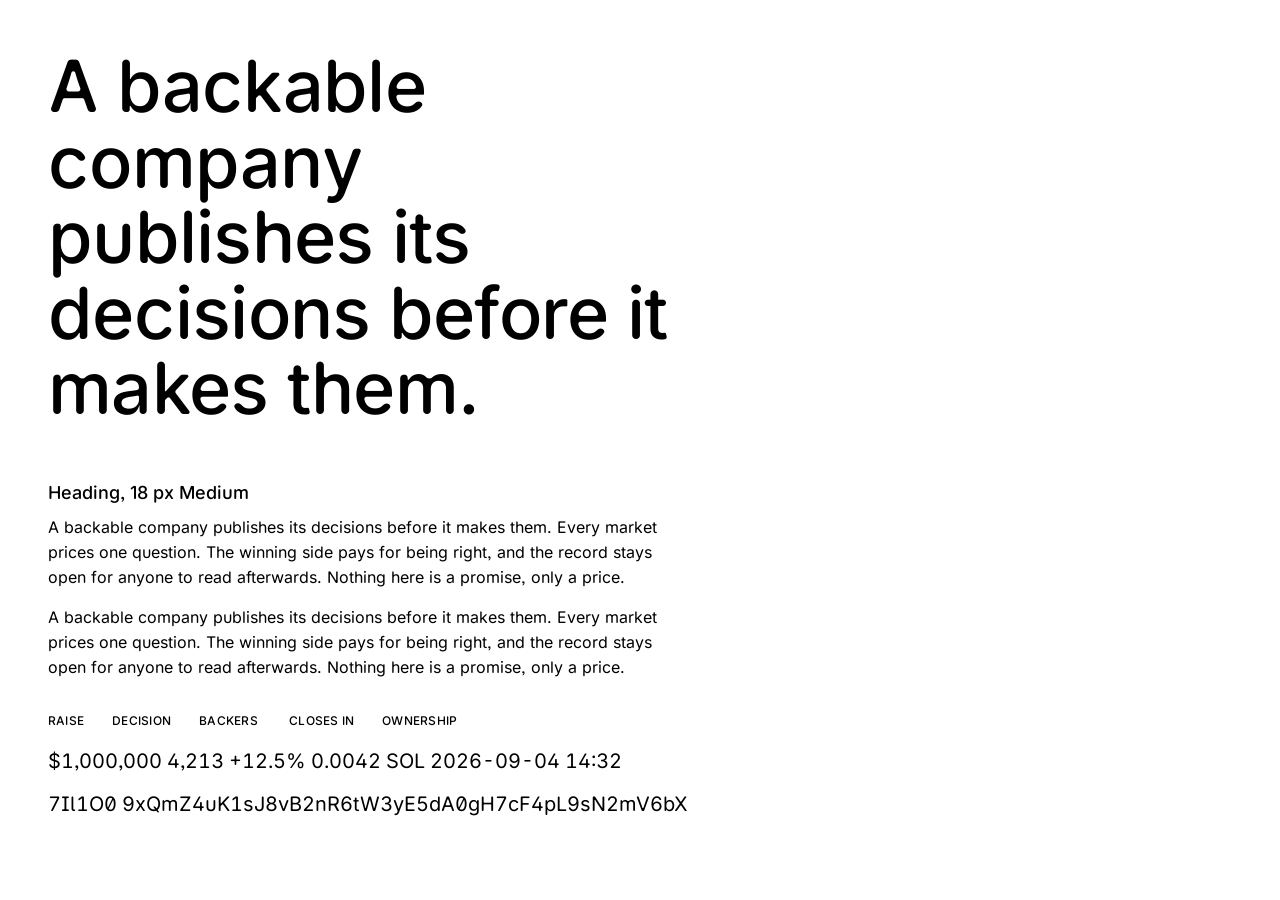
<file: proof/2026-09-04-v1/specimen.html>
<!doctype html>
<meta charset="utf-8">
<title>Buoy 1.000</title>
<style>
@font-face {
  font-family: "Buoy";
  src: url("../../release/v1.000/Buoy-Regular.woff2") format("woff2");
  font-weight: 400; font-style: normal; font-display: block;
}
@font-face {
  font-family: "Buoy";
  src: url("../../release/v1.000/Buoy-Medium.woff2") format("woff2");
  font-weight: 500; font-style: normal; font-display: block;
}
html { background: #fff; color: #000; }
body { font-family: "Buoy"; font-weight: 400; margin: 48px; }
.statement { font-size: 72px; font-weight: 500; letter-spacing: -0.01em;
  line-height: 1.05; margin: 0 0 56px; max-width: 14ch; }
h2 { font-size: 18px; font-weight: 500; margin: 40px 0 12px; }
p { font-size: 16px; font-weight: 400; line-height: 1.55; max-width: 64ch;
  margin: 0 0 16px; }
.labels { font-size: 12px; font-weight: 500; letter-spacing: 0.02em;
  margin: 32px 0 0; }
.labels span { margin-right: 28px; }
.numeric { font-size: 20px; font-variant-numeric: tabular-nums;
  margin: 16px 0 0; }
.hash { font-size: 20px; font-feature-settings: "tnum", "zero", "ss02";
  margin: 12px 0 0; word-break: break-all; }
</style>
<p class="statement">A backable company publishes its decisions before it makes them.</p>
<h2>Heading, 18 px Medium</h2>
<p>A backable company publishes its decisions before it makes them. Every market prices one question. The winning side pays for being right, and the record stays open for anyone to read afterwards. Nothing here is a promise, only a price.</p>
<p>A backable company publishes its decisions before it makes them. Every market prices one question. The winning side pays for being right, and the record stays open for anyone to read afterwards. Nothing here is a promise, only a price.</p>
<p class="labels"><span>RAISE</span><span>DECISION</span><span>BACKERS</span>
<span>CLOSES IN</span><span>OWNERSHIP</span></p>
<p class="numeric">$1,000,000  4,213  +12.5%  0.0042 SOL  2026-09-04 14:32</p>
<p class="hash">7Il1O0 9xQmZ4uK1sJ8vB2nR6tW3yE5dA0gH7cF4pL9sN2mV6bX</p>
</file>
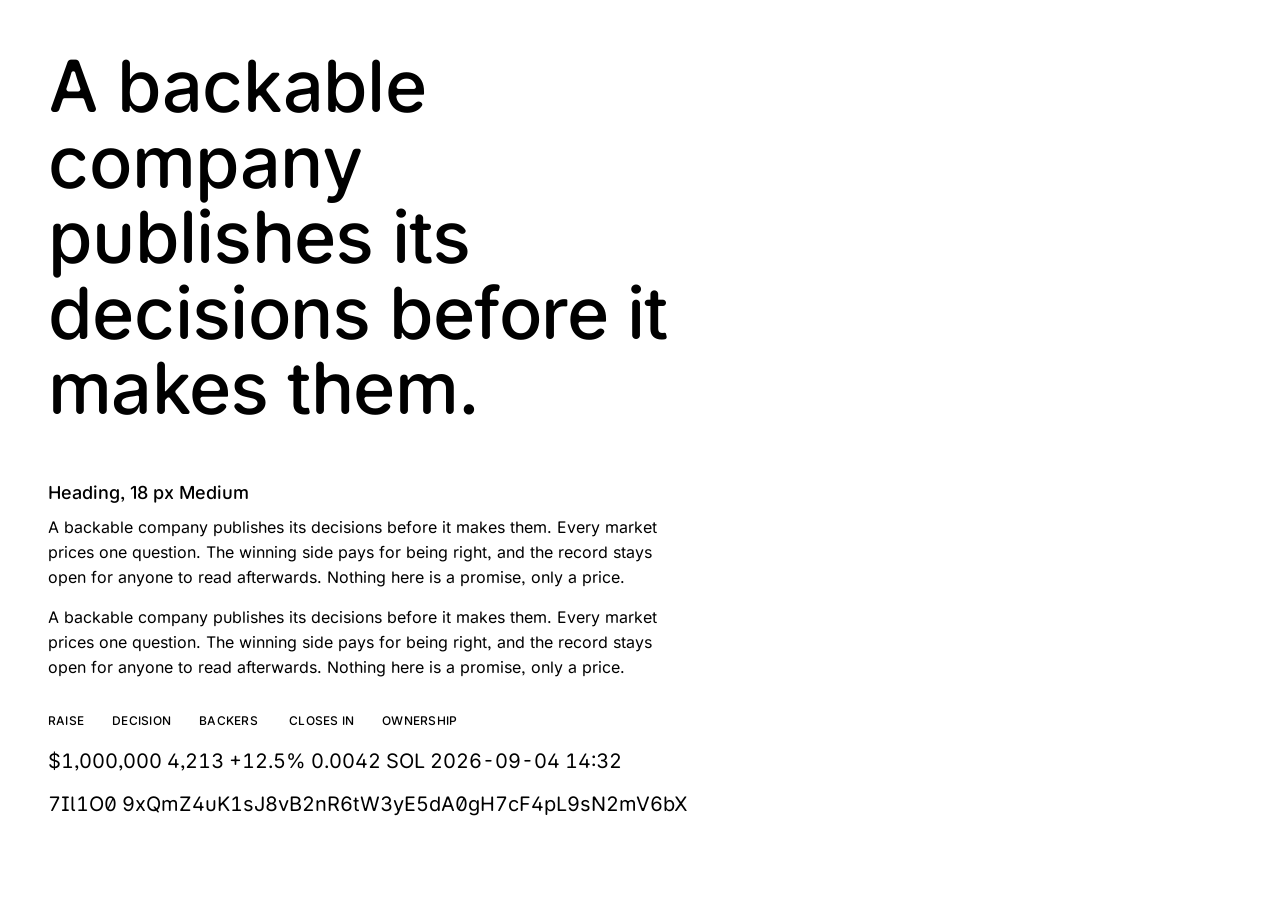
<file: proof/2026-09-05-v1.001/specimen.html>
<!doctype html>
<meta charset="utf-8">
<title>Buoy 1.001</title>
<style>
@font-face {
  font-family: "Buoy";
  src: url("../../release/v1.001/Buoy-Regular.woff2") format("woff2");
  font-weight: 400; font-style: normal; font-display: block;
}
@font-face {
  font-family: "Buoy";
  src: url("../../release/v1.001/Buoy-Medium.woff2") format("woff2");
  font-weight: 500; font-style: normal; font-display: block;
}
html { background: #fff; color: #000; }
body { font-family: "Buoy"; font-weight: 400; margin: 48px; }
.statement { font-size: 72px; font-weight: 500; letter-spacing: -0.01em;
  line-height: 1.05; margin: 0 0 56px; max-width: 14ch; }
h2 { font-size: 18px; font-weight: 500; margin: 40px 0 12px; }
p { font-size: 16px; font-weight: 400; line-height: 1.55; max-width: 64ch;
  margin: 0 0 16px; }
.labels { font-size: 12px; font-weight: 500; letter-spacing: 0.02em;
  margin: 32px 0 0; }
.labels span { margin-right: 28px; }
.numeric { font-size: 20px; font-variant-numeric: tabular-nums;
  margin: 16px 0 0; }
.hash { font-size: 20px; font-feature-settings: "tnum", "zero", "ss02";
  margin: 12px 0 0; word-break: break-all; }
</style>
<p class="statement">A backable company publishes its decisions before it makes them.</p>
<h2>Heading, 18 px Medium</h2>
<p>A backable company publishes its decisions before it makes them. Every market prices one question. The winning side pays for being right, and the record stays open for anyone to read afterwards. Nothing here is a promise, only a price.</p>
<p>A backable company publishes its decisions before it makes them. Every market prices one question. The winning side pays for being right, and the record stays open for anyone to read afterwards. Nothing here is a promise, only a price.</p>
<p class="labels"><span>RAISE</span><span>DECISION</span><span>BACKERS</span>
<span>CLOSES IN</span><span>OWNERSHIP</span></p>
<p class="numeric">$1,000,000  4,213  +12.5%  0.0042 SOL  2026-09-04 14:32</p>
<p class="hash">7Il1O0 9xQmZ4uK1sJ8vB2nR6tW3yE5dA0gH7cF4pL9sN2mV6bX</p>
</file>
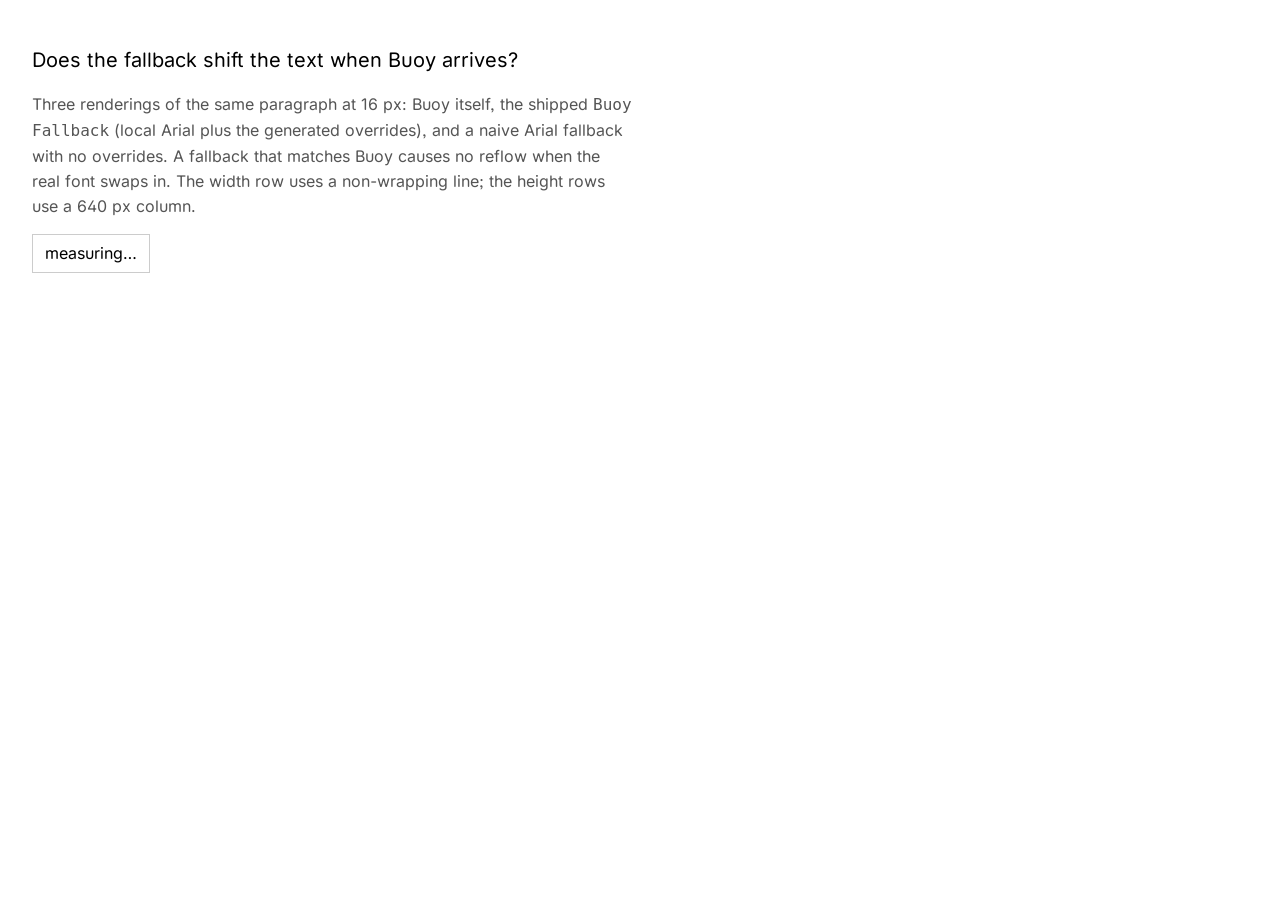
<file: proof/2026-09-05-v1.002/fallback-shift.html>
<!doctype html>
<html><head><meta charset="utf-8"><title>Buoy: does the fallback shift the text?</title>
<style>
  @font-face { font-family: "Buoy"; font-weight: 400;
    src: url(../../release/v1.002/Buoy-Regular.woff2) format("woff2"); font-display: block; }

  /* the shipped fallback, with the overrides tools/fallback.py generated */
  @font-face { font-family: "Buoy Fallback"; src: local(Arial); font-weight: 400 500;
    size-adjust: 107.50%; ascent-override: 90.12%; descent-override: 22.44%;
    line-gap-override: 0.00%; }

  /* the control: the same physical face, no overrides */
  @font-face { font-family: "Naive Fallback"; src: local(Arial); font-weight: 400 500; }

  body { margin: 0; font: 16px/1.55 "Buoy", sans-serif; padding: 32px; }
  .probe { position: absolute; visibility: hidden; top: 0; left: 0; width: 640px; font-size: 16px; }
  .probe p { margin: 0; }
  .line { white-space: nowrap; display: inline-block; }
  table { border-collapse: collapse; font-variant-numeric: tabular-nums; margin-top: 16px; }
  th, td { border: 1px solid #ccc; padding: 6px 12px; text-align: right; }
  th:first-child, td:first-child { text-align: left; }
  h1 { font-size: 20px; font-weight: 500; }
  p.note { max-width: 60ch; color: #555; }
</style></head>
<body>
<h1>Does the fallback shift the text when Buoy arrives?</h1>
<p class="note">Three renderings of the same paragraph at 16 px: Buoy itself, the shipped
<code>Buoy Fallback</code> (local Arial plus the generated overrides), and a naive Arial fallback
with no overrides. A fallback that matches Buoy causes no reflow when the real font swaps in.
The width row uses a non-wrapping line; the height rows use a 640 px column.</p>
<table id="out"><tr><td>measuring…</td></tr></table>
<script>
const TEXT = "A rounded sans in two weights, derived from Inter. Every terminal is a semicircle and every figure lines up, so a column of numbers stays a column. Raise $1,250,000 by 2026-10-04 at 14:32, or close at 0.0042 SOL. The quick brown fox jumps over the lazy dog, twice, without complaint or hesitation.";
const FAMS = { real: '"Buoy"', shipped: '"Buoy Fallback"', naive: '"Naive Fallback"' };

function probe(fam, lineHeight) {
  const d = document.createElement('div');
  d.className = 'probe';
  d.style.lineHeight = lineHeight;
  d.style.fontFamily = fam;
  d.innerHTML = '<p>' + TEXT + '</p><span class="line">' + TEXT.slice(0, 90) + '</span>';
  document.body.appendChild(d);
  const r = { block: d.querySelector('p').getBoundingClientRect().height,
              line: d.querySelector('.line').getBoundingClientRect().width };
  d.remove();
  return r;
}

async function measure() {
  for (const f of Object.values(FAMS)) await document.fonts.load('16px ' + f);
  await document.fonts.ready;
  const out = {};
  for (const [k, fam] of Object.entries(FAMS)) {
    out[k] = { fixed: probe(fam, '1.55'), normal: probe(fam, 'normal') };
  }
  return out;
}

const pct = (a, b) => ((a - b) / b * 100);
const fmt = (v) => (v > 0 ? '+' : '') + v.toFixed(2) + '%';

measure().then(r => {
  const rows = [
    ['line width, no wrap', 'fixed', 'line', 'px'],
    ['block height, line-height 1.55', 'fixed', 'block', 'px'],
    ['block height, line-height normal', 'normal', 'block', 'px'],
  ];
  let html = '<tr><th>measurement</th><th>Buoy</th><th>shipped fallback</th>'
           + '<th>vs Buoy</th><th>naive Arial</th><th>vs Buoy</th></tr>';
  for (const [label, mode, key] of rows) {
    const a = r.real[mode][key], b = r.shipped[mode][key], c = r.naive[mode][key];
    html += `<tr><td>${label}</td><td>${a.toFixed(1)}</td><td>${b.toFixed(1)}</td>`
          + `<td>${fmt(pct(b, a))}</td><td>${c.toFixed(1)}</td><td>${fmt(pct(c, a))}</td></tr>`;
  }
  document.getElementById('out').innerHTML = html;
  window.__result = r;
});
</script>
</body></html>
</file>
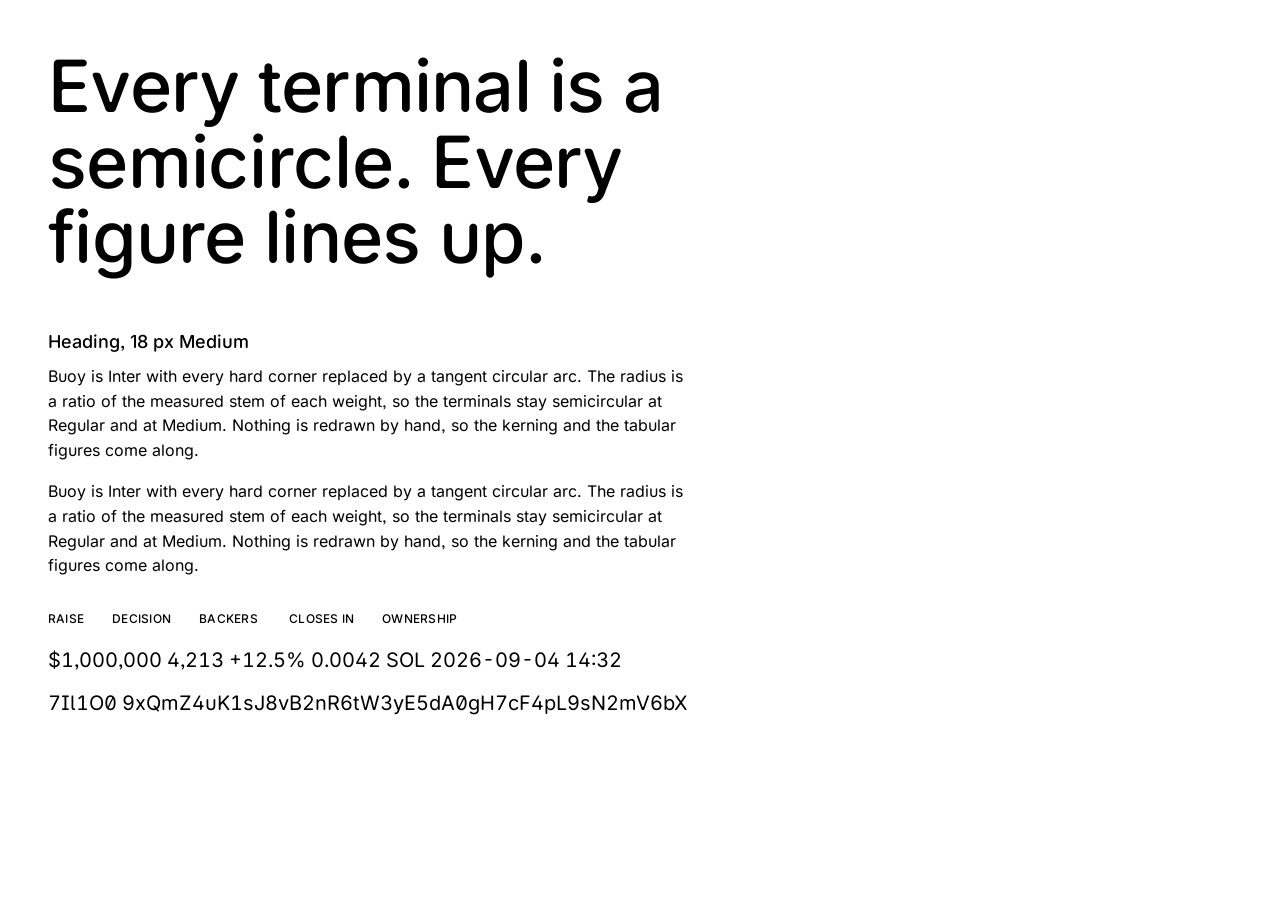
<file: proof/2026-09-05-v1.002/specimen.html>
<!doctype html>
<meta charset="utf-8">
<title>Buoy 1.002</title>
<style>
@font-face {
  font-family: "Buoy";
  src: url("../../release/v1.002/Buoy-Regular.woff2") format("woff2");
  font-weight: 400; font-style: normal; font-display: block;
}
@font-face {
  font-family: "Buoy";
  src: url("../../release/v1.002/Buoy-Medium.woff2") format("woff2");
  font-weight: 500; font-style: normal; font-display: block;
}
html { background: #fff; color: #000; }
body { font-family: "Buoy"; font-weight: 400; margin: 48px; }
.statement { font-size: 72px; font-weight: 500; letter-spacing: -0.01em;
  line-height: 1.05; margin: 0 0 56px; max-width: 14ch; }
h2 { font-size: 18px; font-weight: 500; margin: 40px 0 12px; }
p { font-size: 16px; font-weight: 400; line-height: 1.55; max-width: 64ch;
  margin: 0 0 16px; }
.labels { font-size: 12px; font-weight: 500; letter-spacing: 0.02em;
  margin: 32px 0 0; }
.labels span { margin-right: 28px; }
.numeric { font-size: 20px; font-variant-numeric: tabular-nums;
  margin: 16px 0 0; }
.hash { font-size: 20px; font-feature-settings: "tnum", "zero", "ss02";
  margin: 12px 0 0; word-break: break-all; }
</style>
<p class="statement">Every terminal is a semicircle. Every figure lines up.</p>
<h2>Heading, 18 px Medium</h2>
<p>Buoy is Inter with every hard corner replaced by a tangent circular arc. The radius is a ratio of the measured stem of each weight, so the terminals stay semicircular at Regular and at Medium. Nothing is redrawn by hand, so the kerning and the tabular figures come along.</p>
<p>Buoy is Inter with every hard corner replaced by a tangent circular arc. The radius is a ratio of the measured stem of each weight, so the terminals stay semicircular at Regular and at Medium. Nothing is redrawn by hand, so the kerning and the tabular figures come along.</p>
<p class="labels"><span>RAISE</span><span>DECISION</span><span>BACKERS</span>
<span>CLOSES IN</span><span>OWNERSHIP</span></p>
<p class="numeric">$1,000,000  4,213  +12.5%  0.0042 SOL  2026-09-04 14:32</p>
<p class="hash">7Il1O0 9xQmZ4uK1sJ8vB2nR6tW3yE5dA0gH7cF4pL9sN2mV6bX</p>
</file>
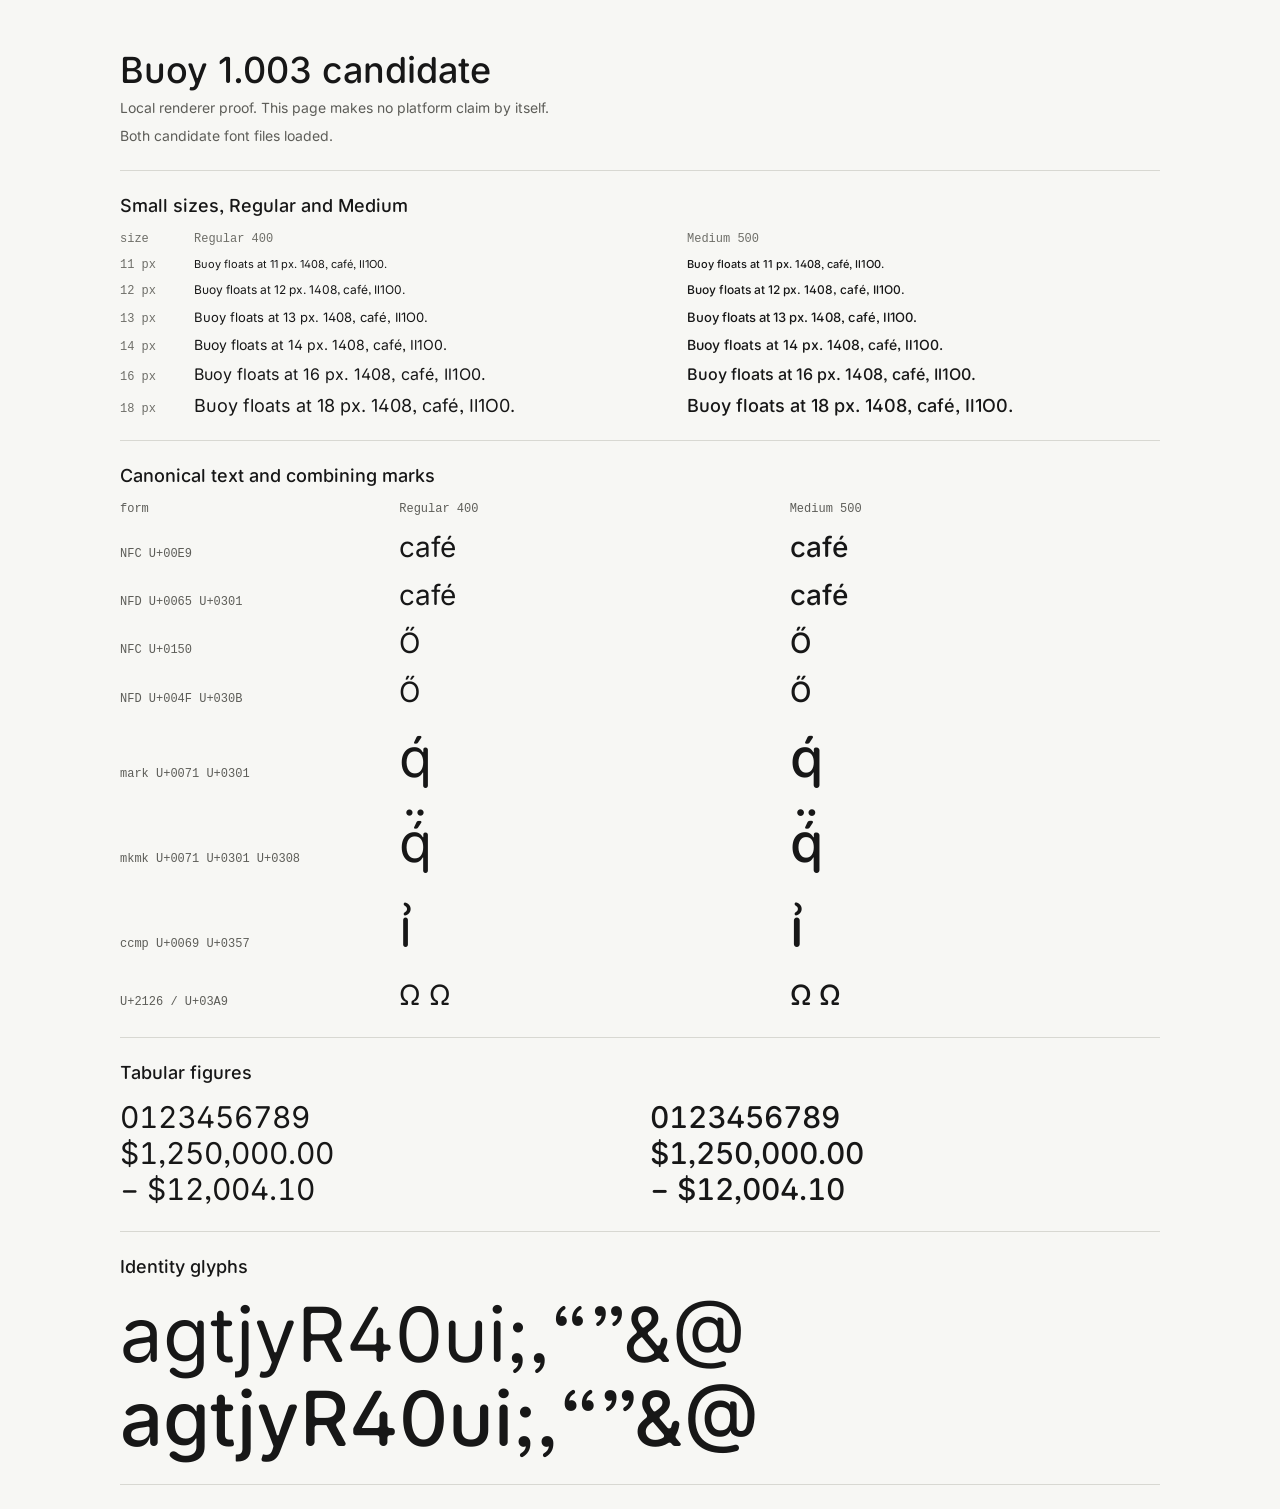
<file: proof/2026-09-06-v1.003/candidate.html>
<!doctype html>
<html lang="en">
<head>
<meta charset="utf-8">
<meta name="viewport" content="width=device-width, initial-scale=1">
<title>Buoy 1.003 candidate proof</title>
<style>
  @font-face { font-family: "Buoy"; font-weight: 400; font-display: block; src: url("../../release/v1.003/Buoy-Regular.woff2") format("woff2"); }
  @font-face { font-family: "Buoy"; font-weight: 500; font-display: block; src: url("../../release/v1.003/Buoy-Medium.woff2") format("woff2"); }
  :root { font-family: "Buoy", sans-serif; font-synthesis: none; color: #171717; background: #f7f7f4; }
  body { margin: 0; padding: 28px; }
  main { max-width: 1040px; margin: 0 auto; }
  h1 { margin: 0 0 8px; font-size: 36px; line-height: 1.05; font-weight: 500; }
  h2 { margin: 0 0 16px; font-size: 18px; font-weight: 500; }
  p { margin: 0; }
  header, section { border-bottom: 1px solid #d8d8d2; padding: 24px 0; }
  .note { color: #5d5d58; font-size: 14px; line-height: 1.45; }
  .small-grid { display: grid; grid-template-columns: 54px 1fr 1fr; gap: 10px 20px; align-items: baseline; }
  .label { color: #6e6e68; font: 12px/1.2 ui-monospace, monospace; }
  .w400 { font-weight: 400; }
  .w500 { font-weight: 500; }
  .pairs { display: grid; grid-template-columns: minmax(160px, 0.7fr) 1fr 1fr; gap: 12px 20px; align-items: baseline; }
  .sample { font-size: 28px; line-height: 1.3; }
  .marks { font-size: 54px; line-height: 1.35; }
  .numerals { display: grid; grid-template-columns: 1fr 1fr; gap: 20px; font-size: 30px; font-variant-numeric: tabular-nums; }
  .identity { font-size: clamp(36px, 7vw, 76px); line-height: 1.1; overflow-wrap: anywhere; }
  code { font: 12px/1.2 ui-monospace, monospace; color: #5d5d58; }
  #status { margin-top: 8px; }
  @media (max-width: 700px) {
    body { padding: 18px; }
    .small-grid { grid-template-columns: 46px 1fr; }
    .small-grid .w500 { grid-column: 2; }
    .pairs { grid-template-columns: 1fr; }
    .numerals { grid-template-columns: 1fr; }
  }
</style>
</head>
<body>
<main>
  <header>
    <h1>Buoy 1.003 candidate</h1>
    <p class="note">Local renderer proof. This page makes no platform claim by itself.</p>
    <p class="note" id="status">Waiting for both font files.</p>
  </header>

  <section>
    <h2>Small sizes, Regular and Medium</h2>
    <div class="small-grid">
      <div class="label">size</div><div class="label">Regular 400</div><div class="label w500">Medium 500</div>
      <div class="label">11 px</div><div class="w400" style="font-size:11px">Buoy floats at 11 px. 1408, café, Il1O0.</div><div class="w500" style="font-size:11px">Buoy floats at 11 px. 1408, café, Il1O0.</div>
      <div class="label">12 px</div><div class="w400" style="font-size:12px">Buoy floats at 12 px. 1408, café, Il1O0.</div><div class="w500" style="font-size:12px">Buoy floats at 12 px. 1408, café, Il1O0.</div>
      <div class="label">13 px</div><div class="w400" style="font-size:13px">Buoy floats at 13 px. 1408, café, Il1O0.</div><div class="w500" style="font-size:13px">Buoy floats at 13 px. 1408, café, Il1O0.</div>
      <div class="label">14 px</div><div class="w400" style="font-size:14px">Buoy floats at 14 px. 1408, café, Il1O0.</div><div class="w500" style="font-size:14px">Buoy floats at 14 px. 1408, café, Il1O0.</div>
      <div class="label">16 px</div><div class="w400" style="font-size:16px">Buoy floats at 16 px. 1408, café, Il1O0.</div><div class="w500" style="font-size:16px">Buoy floats at 16 px. 1408, café, Il1O0.</div>
      <div class="label">18 px</div><div class="w400" style="font-size:18px">Buoy floats at 18 px. 1408, café, Il1O0.</div><div class="w500" style="font-size:18px">Buoy floats at 18 px. 1408, café, Il1O0.</div>
    </div>
  </section>

  <section>
    <h2>Canonical text and combining marks</h2>
    <div class="pairs">
      <code>form</code><code>Regular 400</code><code>Medium 500</code>
      <code>NFC U+00E9</code><div class="sample w400">café</div><div class="sample w500">café</div>
      <code>NFD U+0065 U+0301</code><div class="sample w400">cafe&#x0301;</div><div class="sample w500">cafe&#x0301;</div>
      <code>NFC U+0150</code><div class="sample w400">Ő</div><div class="sample w500">Ő</div>
      <code>NFD U+004F U+030B</code><div class="sample w400">O&#x030B;</div><div class="sample w500">O&#x030B;</div>
      <code>mark U+0071 U+0301</code><div class="marks w400">q&#x0301;</div><div class="marks w500">q&#x0301;</div>
      <code>mkmk U+0071 U+0301 U+0308</code><div class="marks w400">q&#x0301;&#x0308;</div><div class="marks w500">q&#x0301;&#x0308;</div>
      <code>ccmp U+0069 U+0357</code><div class="marks w400">i&#x0357;</div><div class="marks w500">i&#x0357;</div>
      <code>U+2126 / U+03A9</code><div class="sample w400">Ω Ω</div><div class="sample w500">Ω Ω</div>
    </div>
  </section>

  <section>
    <h2>Tabular figures</h2>
    <div class="numerals">
      <div class="w400">0123456789<br>$1,250,000.00<br>− $12,004.10</div>
      <div class="w500">0123456789<br>$1,250,000.00<br>− $12,004.10</div>
    </div>
  </section>

  <section>
    <h2>Identity glyphs</h2>
    <div class="identity w400">agtjyR40ui;,“”&amp;@</div>
    <div class="identity w500">agtjyR40ui;,“”&amp;@</div>
  </section>
</main>
<script>
  Promise.all([
    document.fonts.load('400 18px "Buoy"'),
    document.fonts.load('500 18px "Buoy"')
  ]).then(function () {
    document.getElementById('status').textContent = 'Both candidate font files loaded.';
    document.documentElement.dataset.fonts = 'ready';
  });
</script>
</body>
</html>
</file>
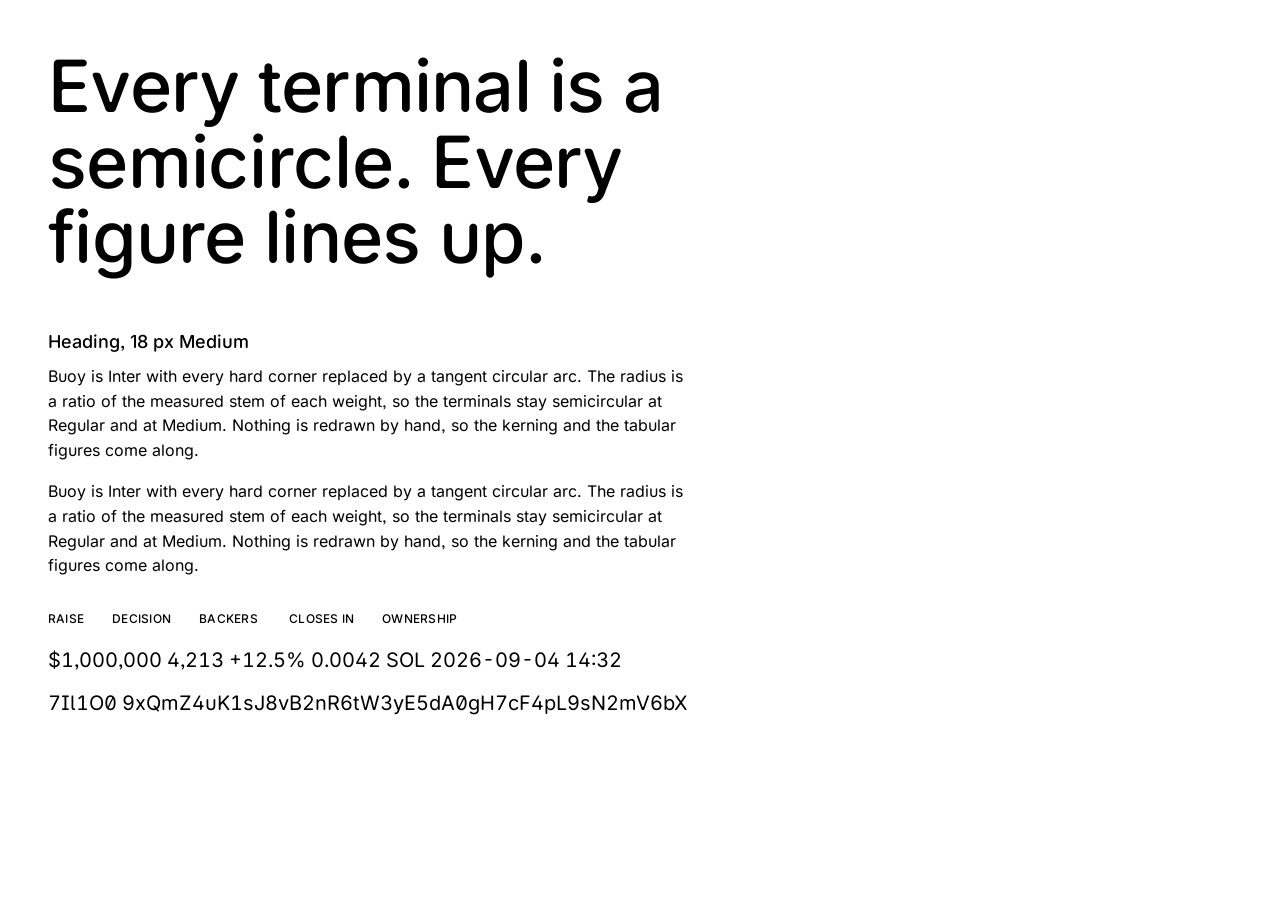
<file: proof/2026-09-06-v1.003/specimen.html>
<!doctype html>
<meta charset="utf-8">
<title>Buoy 1.003</title>
<style>
@font-face {
  font-family: "Buoy";
  src: url("../../release/v1.003/Buoy-Regular.woff2") format("woff2");
  font-weight: 400; font-style: normal; font-display: block;
}
@font-face {
  font-family: "Buoy";
  src: url("../../release/v1.003/Buoy-Medium.woff2") format("woff2");
  font-weight: 500; font-style: normal; font-display: block;
}
html { background: #fff; color: #000; }
body { font-family: "Buoy"; font-weight: 400; margin: 48px; }
.statement { font-size: 72px; font-weight: 500; letter-spacing: -0.01em;
  line-height: 1.05; margin: 0 0 56px; max-width: 14ch; }
h2 { font-size: 18px; font-weight: 500; margin: 40px 0 12px; }
p { font-size: 16px; font-weight: 400; line-height: 1.55; max-width: 64ch;
  margin: 0 0 16px; }
.labels { font-size: 12px; font-weight: 500; letter-spacing: 0.02em;
  margin: 32px 0 0; }
.labels span { margin-right: 28px; }
.numeric { font-size: 20px; font-variant-numeric: tabular-nums;
  margin: 16px 0 0; }
.hash { font-size: 20px; font-feature-settings: "tnum", "zero", "ss02";
  margin: 12px 0 0; word-break: break-all; }
</style>
<p class="statement">Every terminal is a semicircle. Every figure lines up.</p>
<h2>Heading, 18 px Medium</h2>
<p>Buoy is Inter with every hard corner replaced by a tangent circular arc. The radius is a ratio of the measured stem of each weight, so the terminals stay semicircular at Regular and at Medium. Nothing is redrawn by hand, so the kerning and the tabular figures come along.</p>
<p>Buoy is Inter with every hard corner replaced by a tangent circular arc. The radius is a ratio of the measured stem of each weight, so the terminals stay semicircular at Regular and at Medium. Nothing is redrawn by hand, so the kerning and the tabular figures come along.</p>
<p class="labels"><span>RAISE</span><span>DECISION</span><span>BACKERS</span>
<span>CLOSES IN</span><span>OWNERSHIP</span></p>
<p class="numeric">$1,000,000  4,213  +12.5%  0.0042 SOL  2026-09-04 14:32</p>
<p class="hash">7Il1O0 9xQmZ4uK1sJ8vB2nR6tW3yE5dA0gH7cF4pL9sN2mV6bX</p>
</file>
